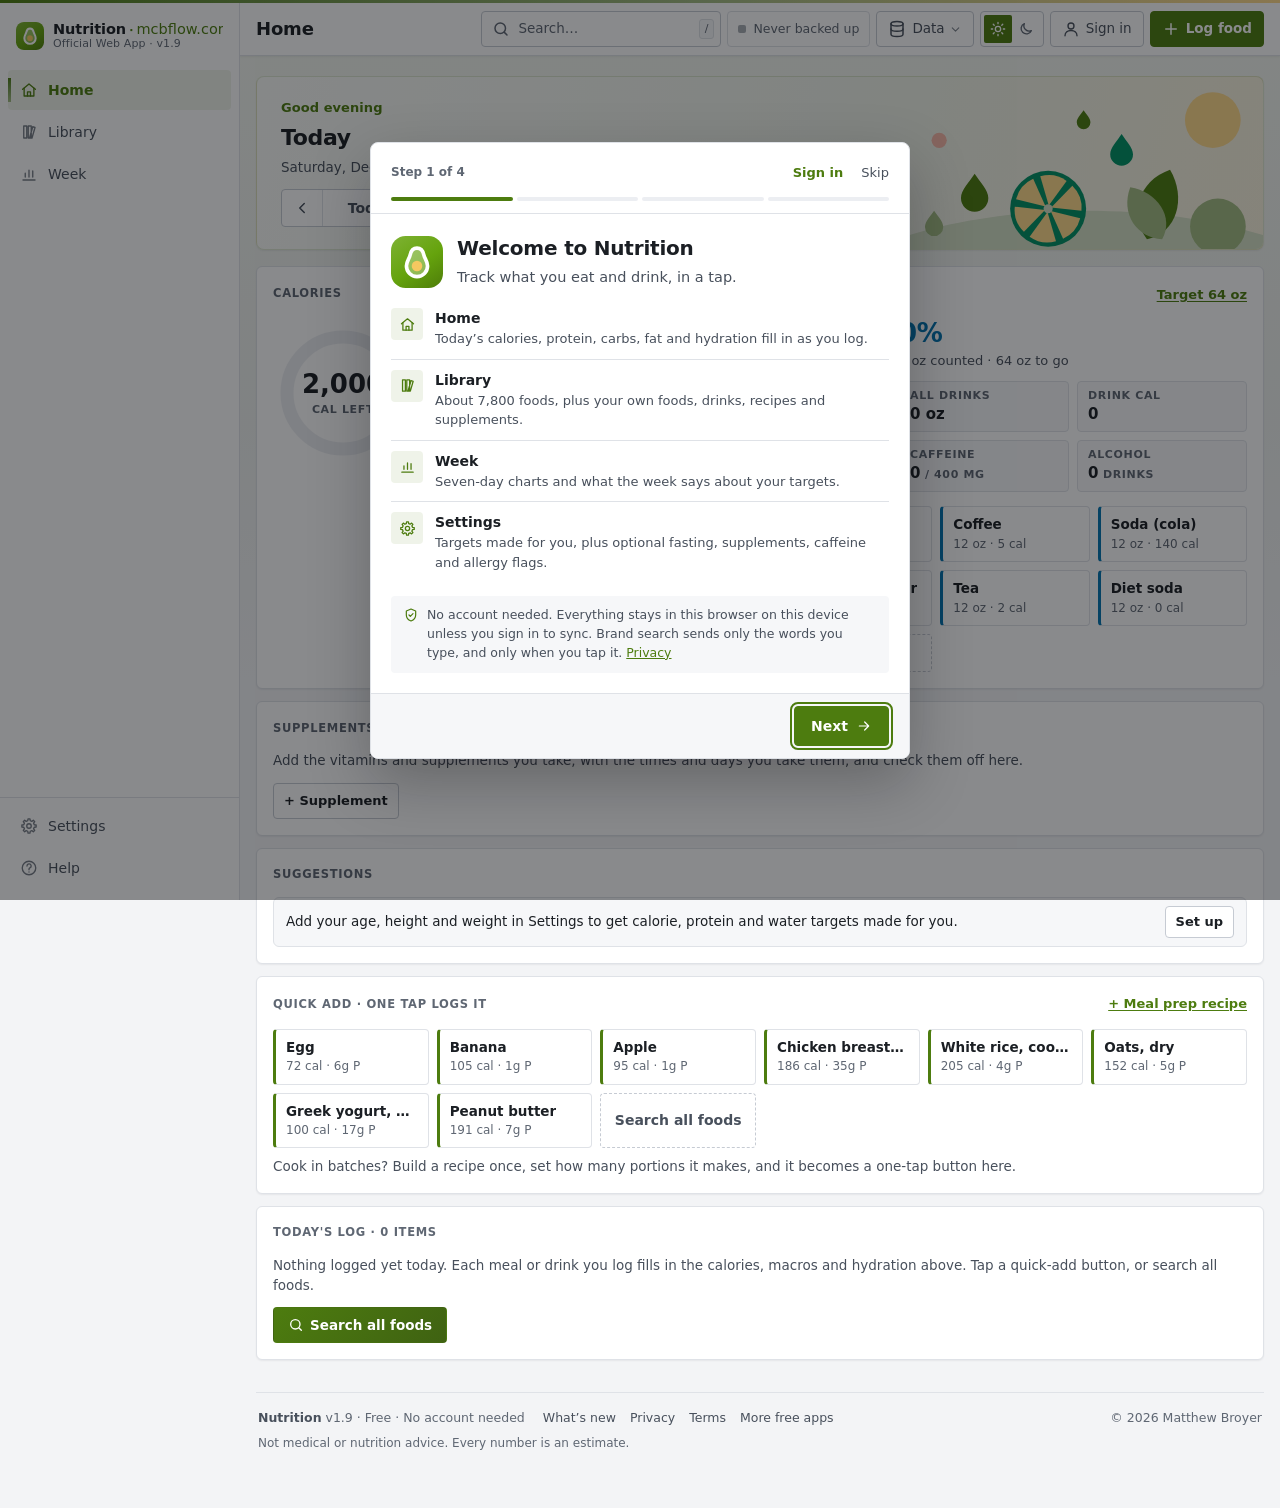
<file: index.html>
<!doctype html>
<html lang="en" data-theme="light" data-app-short="Nutrition" data-app-domain="nutrition.mcbflow.com">
<head>
<meta charset="utf-8">
<meta name="viewport" content="width=device-width,initial-scale=1,viewport-fit=cover">
<meta http-equiv="Content-Security-Policy" content="default-src 'self'; script-src 'self' 'sha256-QbLH6uOWebDM/8miVVtIY2GF2HVQWVvBx3HDF6yejq4='; style-src 'self' 'unsafe-inline'; img-src 'self' data: blob:; connect-src 'self' https://rxvcjdwmvxhwbdwncfhj.supabase.co https://world.openfoodfacts.org https://search.openfoodfacts.org; font-src 'self'; manifest-src 'self'; worker-src 'self'; object-src 'none'; base-uri 'self'; form-action 'none'">
<title>Nutrition | Home</title>
<meta name="description" content="Free calorie, macro and hydration tracker with about 7,800 foods. Log in a tap, set personal targets, track fasting and supplements. No account needed.">
<meta name="theme-color" content="#65A30D">
<meta name="application-name" content="Nutrition">
<meta name="mobile-web-app-capable" content="yes">
<meta name="apple-mobile-web-app-capable" content="yes">
<meta name="apple-mobile-web-app-title" content="Nutrition">
<link rel="manifest" href="manifest.json">
<link rel="icon" href="favicon.svg" type="image/svg+xml">
<link rel="icon" href="favicon.ico" sizes="any">
<link rel="apple-touch-icon" href="apple-touch-icon.png">
<script>(function(){var t=null;try{t=localStorage.getItem('nutrition.theme')}catch(e){}document.documentElement.setAttribute('data-theme',t==='dark'?'dark':'light')})();</script>
<script type="application/ld+json">{"@context":"https://schema.org","@type":"WebApplication","name":"nutrition.mcbflow.com","alternateName":"Nutrition","url":"https://nutrition.mcbflow.com/","description":"Free calorie, macro and hydration tracker with about 7,800 foods. Log in a tap, set personal targets, track fasting and supplements. No account needed.","applicationCategory":"HealthApplication","operatingSystem":"Any (runs in a web browser)","browserRequirements":"Requires JavaScript","isAccessibleForFree":true,"offers":{"@type":"Offer","price":"0","priceCurrency":"USD"},"author":{"@type":"Person","name":"Matthew Broyer","url":"https://matthewbroyer.com/"}}</script>
<link rel="stylesheet" href="mb-suite-core.css?v=1.9">
<link rel="stylesheet" href="mb-suite-cutouts.css?v=1.9">
<link rel="stylesheet" href="mb-suite-sidebar.css?v=1.9">
<link rel="stylesheet" href="mb-suite-v3.css?v=1.9">
<style>
/* ===== nutrition.mcbflow.com · app styles on MB Suite tokens (accent: Avocado) =====
   Data colors (app-specific, always paired with a text label): protein = red, carbs = blue, fat = gold (shared with Meal Prep), drinks = water blue.
   --mp-t/--mc-t/--mf-t are darker text versions so colored numbers stay readable on white. */
:root{
  --mp:#DD4B39; --mc:#3B7DC4; --mf:#DE9E1F; --mp-t:#B8321F; --mc-t:#2A63A3; --mf-t:#8C6200; --bac:var(--accent);
  --water:#0274B0; --water-2:#4ba3d6;
  --food:var(--accent); --food-2:color-mix(in srgb,var(--accent) 55%,#fff);
}
:root[data-theme="dark"]{--mp:#EE6A58; --mc:#5E9BE0; --mf:#E8B042; --mp-t:#F2826F; --mc-t:#7FB0EA; --mf-t:#EDBE5E; --bac:var(--accent); --water:#4DB8EE; --water-2:#2a86bd; --food-2:color-mix(in srgb,var(--accent) 60%,var(--surface))}
*{box-sizing:border-box}
[hidden]{display:none!important}
html,body{margin:0}
button,input,select,textarea{font:inherit;color:inherit}
.vh{position:absolute!important;width:1px;height:1px;overflow:hidden;clip:rect(0 0 0 0);white-space:nowrap}
.uic{flex:none}

/* ---- layout ---- */
.grid{display:grid;gap:12px;grid-template-columns:minmax(0,1fr)}
@media(min-width:900px){.grid{grid-template-columns:minmax(0,1fr) minmax(0,1fr)}.span2{grid-column:1/-1}}
.card{background:var(--surface);border:1px solid var(--border);border-radius:var(--r);box-shadow:var(--shadow);padding:16px;min-width:0}
:where(.wrap) h2:not(.mb-set-h){font-size:var(--fs-xs);text-transform:uppercase;letter-spacing:.06em;color:var(--muted);margin:0 0 12px;font-weight:650;display:flex;justify-content:space-between;align-items:center;gap:8px;min-height:20px}
.wrap h2 .link,.wrap h2 .num{text-transform:none;letter-spacing:0;font-size:13px;font-weight:600}
.wrap h2 .num{color:var(--ink-2)}
h3{font-size:18px;font-weight:650;margin:0 0 6px;line-height:1.25;letter-spacing:-.01em}
.num{font-variant-numeric:tabular-nums}
.empty{color:var(--ink-2);font-size:13.5px;margin:8px 0 0;line-height:1.5}
.note{color:var(--muted);font-size:12.5px;margin:8px 0 0;line-height:1.5}

/* ---- buttons (v1 components) ---- */
.btn{display:inline-flex;align-items:center;justify-content:center;gap:6px;min-height:var(--ctl);padding:0 14px;border-radius:var(--r-sm);border:1px solid var(--border-strong);
  background:var(--surface);color:var(--ink);font:550 13.5px var(--font);cursor:pointer;text-decoration:none;white-space:nowrap;transition:background-color var(--ease),border-color var(--ease)}
.btn:hover{background:var(--surface-2)}
.btn:active{filter:brightness(.96)}
.btn:disabled{background:var(--surface-2);color:var(--muted);cursor:default}
.btn .uic{width:16px;height:16px}
.btn.primary{background:var(--accent);border-color:var(--accent);color:var(--accent-ink)}
.btn.primary:hover{background:var(--accent-hover)}
.btn.danger{color:var(--crit-ink);border-color:color-mix(in srgb,var(--crit) 45%,transparent)}
.btn.danger:hover{background:color-mix(in srgb,var(--crit) 8%,var(--surface))}
.btn.danger.solid{background:var(--crit);border-color:var(--crit);color:#fff}
.btn.sm{min-height:var(--ctl-sm);padding:0 10px;font-size:13px}
.btn.ghost{border-color:transparent;background:none}
.link{border:0;background:none;color:var(--accent);font-weight:600;cursor:pointer;padding:0;text-decoration:underline;text-underline-offset:2px;min-height:24px}
.link:hover{color:var(--accent-hover)}

/* page toolbar (kit v3.2 §3) */
.dayacts,.toolbar{display:flex;flex-wrap:wrap;gap:8px;margin-top:12px;align-items:center}
.dayacts .btn,.toolbar .btn{min-height:36px}
@media(max-width:767px){
  .dayacts,.toolbar{display:grid;grid-template-columns:repeat(2,minmax(0,1fr))}
  .dayacts .btn,.toolbar .btn{min-height:42px;width:100%;white-space:normal;text-align:center;line-height:1.2;padding:4px 8px}
  .dayacts>:only-child,.toolbar>:only-child,.dayacts>.btn.primary:first-child:nth-last-child(odd),.toolbar>.btn.primary:first-child:nth-last-child(odd){grid-column:1/-1}
}

/* ---- home banner + day switcher ---- */
.cu-banner .cu-t{display:block;text-transform:none;letter-spacing:-.015em;font-size:var(--fs-h2);color:var(--ink);min-height:0}
.cu-banner .cu-s{max-width:60ch}
.daynav{display:inline-flex;align-items:stretch;margin-top:12px;border:1px solid var(--border-strong);border-radius:var(--r-sm);background:var(--surface);overflow:hidden}
.daynav button{border:0;background:none;cursor:pointer;min-height:36px;min-width:40px;padding:0 10px;font-weight:600;color:var(--ink-2);display:inline-flex;align-items:center;justify-content:center}
.daynav button+button{border-left:1px solid var(--border)}
.daynav button:hover{background:var(--surface-2);color:var(--ink)}
.daynav .lbl{min-width:96px}
.daynav .uic{width:18px;height:18px}
@media(max-width:767px){.daynav button{min-height:44px;min-width:44px}}
.viewhead{display:flex;align-items:center;justify-content:space-between;gap:12px;flex-wrap:wrap;margin:0 0 12px}
.viewhead h2{margin:0}
.viewhead .daynav{margin-top:0}

/* ---- notices ---- */
.banner{display:flex;gap:10px;align-items:center;justify-content:space-between;flex-wrap:wrap;margin:0 0 12px;padding:10px 14px;border:1px solid color-mix(in srgb,var(--crit) 40%,transparent);
  border-left:3px solid var(--crit);border-radius:var(--r);background:color-mix(in srgb,var(--crit) 6%,var(--surface));font-size:13.5px}
.banner b{color:var(--crit-ink)}
.info{display:flex;gap:10px;align-items:flex-start;padding:10px 12px;border:1px solid var(--border);border-radius:var(--r);background:var(--surface-2);font-size:13px;line-height:1.5;color:var(--ink-2);margin-top:10px}
.info .uic{width:18px;height:18px;color:var(--muted);margin-top:1px}
.warn{color:var(--warn-ink);font-weight:600}
.warnbox{margin-top:10px;background:color-mix(in srgb,var(--warn) 9%,var(--surface));border:1px solid color-mix(in srgb,var(--warn) 35%,transparent);border-left:3px solid var(--warn);border-radius:var(--r);padding:8px 12px;font-size:13px;line-height:1.5}

/* ---- quick-log chips ---- */
.chips{display:grid;grid-template-columns:repeat(auto-fill,minmax(140px,1fr));gap:8px}
.chip{display:flex;flex-direction:column;align-items:flex-start;gap:1px;text-align:left;border:1px solid var(--border);border-left:3px solid var(--food);border-radius:var(--r-sm);padding:8px 10px;
  min-height:var(--ctl);background:var(--surface);cursor:pointer;min-width:0;transition:background-color var(--ease),border-color var(--ease)}
.chip:hover{background:var(--surface-2);border-color:var(--border-strong);border-left-color:var(--food)}
.chip.drink,.chip.drink:hover{border-left-color:var(--water)}
.chip b{font-size:13.5px;font-weight:600;max-width:100%;white-space:nowrap;overflow:hidden;text-overflow:ellipsis}
.chip small{color:var(--muted);font-size:12px}
.chip.add{align-items:center;justify-content:center;color:var(--ink-2);background:transparent;border:1px dashed var(--border-strong);font-weight:600}
.chip.add:hover{background:var(--surface-2)}

/* ---- calories ---- */
.calwrap{display:flex;gap:18px;align-items:center;flex-wrap:wrap}
.ring{width:140px;height:140px;flex:none}
.ring .rbig{font-weight:650;font-size:26px;fill:var(--ink)}
.ring .rsm{font-size:11px;font-weight:650;fill:var(--muted);letter-spacing:.06em;text-transform:uppercase}
.ringfg{transition:stroke-dashoffset .4s ease}
.macros{flex:1;min-width:180px;display:grid;gap:11px}
.mrow{font-size:13px;display:flex;justify-content:space-between;margin-bottom:4px}
.mrow span:first-child{font-weight:600;display:inline-flex;align-items:center;gap:6px}
.mrow span:first-child::before{content:"";width:8px;height:8px;border-radius:2px;background:var(--sw,var(--accent))}
.bar{height:8px;border-radius:2px;background:var(--surface-3);overflow:hidden}
.bar i{display:block;height:100%;border-radius:inherit;transition:width .35s ease}
.calline{font-size:13px;color:var(--ink-2)}
/* ---- hydration ---- */
.hydwrap{display:flex;gap:16px;align-items:center;flex-wrap:wrap}
.glass{width:100px;flex:none}
.wl{transition:transform .5s ease}
.wave{animation:wave 3.2s linear infinite}
@keyframes wave{to{transform:translateX(60px)}}
.hydtext{flex:1;min-width:170px}
.bignum{font-size:var(--fs-num);font-weight:650;line-height:1.1;letter-spacing:-.01em}
.hydpct{color:var(--water)}
.hydsub{font-size:13px;color:var(--ink-2);margin:4px 0 10px}
.stats{display:grid;grid-template-columns:1fr 1fr;gap:8px}
.stat{background:var(--surface-2);border:1px solid var(--border);border-radius:var(--r-sm);padding:6px 10px}
.stat small{display:block;color:var(--muted);font-size:11px;text-transform:uppercase;letter-spacing:.06em;font-weight:650}
.stat b{font-size:15px;font-weight:650}
.drinkchips{margin-top:14px}
.milestone{display:flex;align-items:center;justify-content:space-between;gap:10px;flex-wrap:wrap;margin-top:12px;padding:10px 12px;border:1px solid var(--accent-line);border-radius:var(--r);background:var(--accent-soft);font-size:13.5px}
.milestone b{color:var(--ink)}
/* ---- log ---- */
.entry{display:flex;align-items:center;gap:10px;padding:8px 0;border-top:1px solid var(--border)}
.entry:first-of-type{border-top:0}
.dot{width:10px;height:10px;border-radius:2px;flex:none}
.info-b{flex:1;min-width:0;cursor:pointer;background:none;border:0;text-align:left;padding:4px 0;border-radius:var(--r-sm)}
.info-b:hover .name{color:var(--accent)}
.info-b .name,.libitem .name{font-weight:600;white-space:nowrap;overflow:hidden;text-overflow:ellipsis}
.info-b .meta{font-size:12.5px;color:var(--muted)}
.stepper{display:flex;align-items:center;border:1px solid var(--border-strong);border-radius:var(--r-sm);flex:none;background:var(--surface)}
.stepper button{border:0;background:none;width:36px;height:36px;font-size:18px;font-weight:600;cursor:pointer;color:var(--ink-2)}
.stepper button:hover{background:var(--surface-2);color:var(--ink)}
.stepper span{min-width:30px;text-align:center;font-weight:600;font-size:13px}
@media(pointer:coarse),(max-width:700px){.stepper button{width:44px;height:44px}}
/* ---- sheets / dialogs ---- */
.ov{position:fixed;inset:0;background:var(--scrim);z-index:80;display:flex;align-items:flex-end;justify-content:center}
@media(min-width:640px){.ov{align-items:center;padding:20px}}
.sheet{background:var(--surface);color:var(--ink);width:100%;max-width:540px;max-height:92vh;overflow:auto;border-radius:var(--r-lg) var(--r-lg) 0 0;border:1px solid var(--border);box-shadow:var(--shadow-pop);
  padding:18px max(16px,env(safe-area-inset-right,0px)) calc(18px + env(safe-area-inset-bottom,0px)) max(16px,env(safe-area-inset-left,0px));animation:up .16s ease-out}
@media(min-width:640px){.sheet{border-radius:var(--r-lg)}}
@keyframes up{from{transform:translateY(16px);opacity:.6}}
.sheet p.help,.help{font-size:13px;color:var(--ink-2);margin:6px 0 0;line-height:1.5}
label.f{display:block;font-size:var(--fs-xs);font-weight:650;color:var(--ink-2);margin:12px 0 4px;text-transform:uppercase;letter-spacing:.05em}
input[type=text],input[type=number],input[type=search],input[type=time],select,textarea{width:100%;min-height:var(--ctl);padding:0 10px;border-radius:var(--r-sm);border:1px solid var(--border-strong);background:var(--surface);min-width:0;font-size:14px}
input:focus-visible,select:focus-visible{outline:2px solid var(--accent);outline-offset:0;border-color:var(--accent)}
input[aria-invalid="true"]{border-color:var(--crit)}
.ferr{color:var(--crit-ink);font-size:12.5px;margin:4px 0 0}
.row{display:grid;grid-template-columns:repeat(auto-fit,minmax(96px,1fr));gap:8px}
.check{display:flex;align-items:center;gap:10px;margin-top:12px;font-weight:500;font-size:14px;min-height:32px;cursor:pointer}
.check input{width:18px;height:18px}
.sheet .actions{display:flex;gap:8px;margin-top:16px;align-items:center;flex-wrap:wrap}
.sheet .actions .sp{flex:1}
@media(max-width:520px){.sheet .actions .btn{flex:1}}
.res{display:flex;align-items:center;gap:10px;padding:8px 10px;border-radius:var(--r-sm);cursor:pointer;border:0;background:none;width:100%;text-align:left;min-height:44px}
.res:hover,.res:focus-visible{background:var(--surface-2)}
.res .info-b{cursor:pointer}
.res .plus{font-weight:650;color:var(--accent);font-size:18px}
.grp{font-size:var(--fs-xs);font-weight:650;text-transform:uppercase;letter-spacing:.06em;color:var(--muted);margin:14px 0 2px 10px}
details.qa{margin-top:12px;border:1px solid var(--border);border-radius:var(--r);padding:0 12px;background:var(--surface-2)}
details.qa summary{font-weight:600;cursor:pointer;min-height:40px;display:flex;align-items:center}
details.qa[open]{padding-bottom:12px}
.ing{display:grid;grid-template-columns:minmax(0,1fr) 76px 38px;gap:6px;align-items:center;margin-top:6px}
.ing .x{border:1px solid var(--border-strong);background:var(--surface);border-radius:var(--r-sm);height:var(--ctl);cursor:pointer;font-weight:600}
.ingc{grid-column:1/-1;display:grid;grid-template-columns:repeat(4,minmax(0,1fr));gap:6px}
.sum{margin-top:12px;background:var(--surface-2);border:1px solid var(--border);border-radius:var(--r);padding:10px 12px;font-size:13px;line-height:1.6}
/* ---- library ---- */
.seg{display:inline-flex;border:1px solid var(--border-strong);border-radius:var(--r-sm);padding:2px;background:var(--surface-2)}
.seg button{border:0;background:none;min-height:32px;padding:0 14px;border-radius:3px;font-weight:600;color:var(--ink-2);cursor:pointer}
.seg button[aria-selected="true"]{background:var(--surface);color:var(--accent);box-shadow:var(--shadow),inset 0 -2px 0 var(--accent)}
@media(max-width:767px){.seg{display:flex;width:100%}.seg button{flex:1;min-height:40px;padding:0 8px}}
.libhead{display:flex;justify-content:space-between;gap:10px;flex-wrap:wrap;align-items:center;margin-bottom:8px}
.libhead .toolbar{margin-top:0}
@media(max-width:767px){.libhead .toolbar{width:100%}}
.libitem{display:flex;align-items:center;gap:8px;padding:6px 0;border-top:1px solid var(--border)}
.star{border:0;background:none;cursor:pointer;font-size:18px;color:var(--muted);width:40px;height:40px;border-radius:var(--r-sm);flex:none}
.star:hover{background:var(--surface-2)}
.star[aria-pressed="true"]{color:var(--warn)}
.tag{font-size:10.5px;font-weight:650;text-transform:uppercase;letter-spacing:.05em;background:var(--surface-3);padding:1px 6px;border-radius:3px;margin-left:6px;vertical-align:1px;color:var(--ink-2)}
/* ---- week ---- */
.wchart{position:relative;padding-left:46px}
.wgrid{position:absolute;left:46px;right:0;top:0;height:132px;pointer-events:none}
.wg,.wt{position:absolute;left:0;right:0;height:0;border-top:1px solid var(--border)}
.wg.w0{border-top-color:var(--border-strong)}
.wg em,.wt em{position:absolute;right:calc(100% + 8px);top:0;transform:translateY(-50%);font-style:normal;font-size:10.5px;line-height:1;color:var(--muted);white-space:nowrap;font-variant-numeric:tabular-nums}
.wt{border-top:1.5px dashed var(--ink-2);opacity:.75;z-index:2}
.wt em{color:var(--ink);font-weight:700}
.week{position:relative;display:grid;grid-template-columns:repeat(7,minmax(0,1fr));gap:6px}
.wcol{display:grid;grid-template-rows:132px auto;justify-items:center;min-width:0}
.wtrack{display:flex;align-items:flex-end;justify-content:center;width:100%;height:100%}
.wbar{display:block;width:64%;max-width:36px;border-radius:4px 4px 0 0;min-height:2px}
.wcol small{font-size:11px;color:var(--muted);font-weight:600;padding-top:7px;line-height:1.1}
.wcol.cur small{color:var(--ink);font-weight:700}
.week:has(.wcol.tipon) .wcol:not(.tipon) .wbar{opacity:.45}
.wlegend{display:flex;align-items:center;gap:6px;margin:10px 0 0;font-size:11.5px;color:var(--muted)}
.wlegend i{width:16px;border-top:1.5px dashed var(--ink-2)}
.bacyl{position:absolute;right:0;transform:translateY(-100%);padding-bottom:2px;font-size:10px;line-height:1;color:var(--muted);pointer-events:none}
.cu-s .nw{white-space:nowrap}
.help a{color:var(--accent);font-weight:600;text-underline-offset:2px}
.help a:hover{color:var(--accent-hover)}
.insights{display:grid;gap:6px;margin:0;padding:0;list-style:none}
.insights li{background:var(--surface-2);border:1px solid var(--border);border-radius:var(--r-sm);padding:8px 12px;font-size:13.5px;line-height:1.4}
.src{display:flex;justify-content:space-between;gap:8px;padding:6px 0;border-top:1px solid var(--border);font-size:13.5px}
.src:first-child{border-top:0}
.src span{min-width:0;overflow:hidden;text-overflow:ellipsis;white-space:nowrap}
/* ---- settings page (.mb-set from mb-suite-topbar.css; these are Nutrition's own controls inside it) ---- */
.mb-set-c input[type=number],.mb-set-c select{width:150px}
.mb-set-c input[type=checkbox]{width:20px;height:20px;margin:0;accent-color:var(--accent)}
label.mb-set-row{cursor:pointer}
.mb-set .mb-about{margin-top:0}
[data-mb-install]:not([hidden]) + .mb-inst-fb{display:none}   /* fallback line only while MBInstall has nothing to offer */
.mb-inst-fb p{margin:0;font-size:13px;line-height:1.5;color:var(--ink-2)}
.mb-set-sub{padding:0 0 14px}
.mb-set-sub .row{margin-top:-4px}
.mb-set-sub .empty{margin-top:6px}
.mb-set-card.pad>.row:first-child label.f{margin-top:0}
.mb-set-card.pad>.tagchks:first-child{margin-top:0}
@media(max-width:767px){.mb-set-c input[type=number],.mb-set-c select{width:100%;max-width:260px}
  label.mb-set-row{flex-wrap:nowrap}label.mb-set-row .mb-set-c{flex:none}}   /* on/off rows keep the checkbox at the right */
.bac h2{align-items:center}
.bacbadge{font-size:11px;font-weight:650;letter-spacing:.03em;text-transform:none;padding:2px 9px;border-radius:999px;background:color-mix(in srgb,var(--accent) 14%,transparent);color:var(--accent)}
.bacbadge.up{background:color-mix(in srgb,var(--warn) 16%,transparent);color:var(--ink)}
.bacwrap{display:flex;gap:20px;align-items:stretch;flex-wrap:wrap}
.bachead{display:flex;flex-direction:column;justify-content:center;min-width:170px}
.bacnum{color:var(--ink);font-size:40px;line-height:1;letter-spacing:-.02em;font-weight:700}
.bacnum small{font-size:.5em;font-weight:600;color:var(--muted);margin-left:2px}
.bachead .hydsub{margin-top:8px;line-height:1.5}
.bachead .hydsub b{color:var(--ink);font-weight:650}
.bacplot{--bach:120px;flex:1;min-width:220px;position:relative;touch-action:pan-y;cursor:crosshair;border-radius:10px;outline-offset:4px}
.bacspark{display:block;width:100%;height:var(--bach);overflow:visible}
.bacgrid{stroke:var(--border);stroke-width:1;stroke-dasharray:2 4}
.bacbase{stroke:var(--border-strong);stroke-width:1}
.bacline{fill:none;stroke:var(--accent);stroke-width:3;stroke-linejoin:round;stroke-linecap:round}
.bacline.fut{stroke-width:2.5;stroke-dasharray:5 5;opacity:.55}
.bacnow{stroke:var(--ink);stroke-opacity:.28;stroke-width:1;stroke-dasharray:3 3}
.bacpk{position:absolute;width:8px;height:8px;margin:-4px 0 0 -4px;border-radius:50%;background:var(--accent);box-shadow:0 0 0 2.5px var(--surface),0 1px 3px rgba(0,0,0,.2);pointer-events:none}
.bacpkl{position:absolute;top:-4px;transform:translateX(-50%);font-size:10.5px;font-weight:650;color:var(--muted);white-space:nowrap;pointer-events:none}
.bacme{position:absolute;width:14px;height:14px;margin:-7px 0 0 -7px;border-radius:50%;background:var(--surface);border:3px solid var(--accent);box-sizing:border-box;box-shadow:0 0 0 4px color-mix(in srgb,var(--accent) 18%,transparent),0 2px 6px rgba(0,0,0,.18);pointer-events:none;z-index:1}
.bacme::after{content:"";position:absolute;inset:-7px;border-radius:50%;background:color-mix(in srgb,var(--accent) 30%,transparent);opacity:0;animation:bacpulse 2.4s ease-out infinite;z-index:-1}
@keyframes bacpulse{0%{transform:scale(.6);opacity:.8}100%{transform:scale(1.9);opacity:0}}
@media (prefers-reduced-motion:reduce){.bacme::after{animation:none}}
.bacx{position:absolute;top:0;width:0;border-left:1.5px solid var(--accent);opacity:.7;pointer-events:none}
.bacdot{position:absolute;width:12px;height:12px;margin:-6px 0 0 -6px;border-radius:50%;background:var(--surface);border:3px solid var(--accent);box-sizing:border-box;pointer-events:none;z-index:2}
.bactip{position:absolute;top:0;white-space:nowrap;background:var(--surface);color:var(--ink);border:1px solid var(--border);font-size:12.5px;line-height:1.3;padding:6px 10px;border-radius:8px;pointer-events:none;box-shadow:var(--shadow-pop,var(--shadow));display:flex;flex-direction:column;gap:1px;z-index:3}
.bactip b{font-size:15px;color:var(--ink)}
.bactip span{color:var(--muted);font-size:11.5px}
.bacaxis{display:flex;justify-content:space-between;font-size:11px;color:var(--muted);margin-top:4px}
fieldset.libsave{border:1px solid var(--border);border-radius:var(--r-sm);padding:6px 12px 4px;margin:10px 0 0}
.alcwhen .row{grid-template-columns:repeat(2,minmax(0,170px))}
fieldset.libsave legend{font-size:11px;font-weight:650;text-transform:uppercase;letter-spacing:.05em;color:var(--muted);padding:0 4px}
.charthint{font-size:11px;font-weight:500;text-transform:none;letter-spacing:0;color:var(--muted)}
@media (hover:none){.charthint{font-size:0}.charthint::after{content:"Tap a bar";font-size:11px}}
/* chart tooltip shared by week bars, macro bars, ring and glass */
.ctip{position:fixed;z-index:90;pointer-events:none;background:var(--surface);color:var(--ink);border:1px solid var(--border);border-radius:8px;box-shadow:var(--shadow-pop,var(--shadow));padding:6px 10px;display:flex;flex-direction:column;gap:1px;font-size:12px;line-height:1.35;max-width:240px}
.ctip b{font-size:14.5px}
.ctip span{color:var(--muted)}
[data-tip]{cursor:pointer}
[data-tip]:focus-visible{outline:2px solid var(--accent);outline-offset:3px;border-radius:6px}
.mtip{border-radius:6px;padding:2px 0}
.mtip.tipon .bar{box-shadow:0 0 0 2px color-mix(in srgb,var(--accent) 25%,transparent)}
.ring.tipon,.glass.tipon{filter:drop-shadow(0 0 6px color-mix(in srgb,var(--accent) 35%,transparent))}
button.wcol{border:0;background:none;padding:0;font:inherit;color:inherit;border-radius:6px}
.wcol .wbar{transition:height .35s ease,filter .15s,transform .15s,opacity .15s;transform-origin:bottom}
.wcol:hover .wbar,.wcol.tipon .wbar{filter:brightness(1.12) saturate(1.1);transform:scaleX(1.08)}
/* web search panel in New food / New drink */
.offp{margin:0 0 12px}
.offsearch{display:flex;gap:8px;margin-top:8px}
.offsearch input{flex:1;min-width:0}
.offrow{display:flex;align-items:center;gap:10px;padding:8px 0;border-top:1px solid var(--border)}
.offrow .info-b{flex:1;min-width:0}
.offbtns{display:flex;gap:6px;flex:none;flex-wrap:wrap;justify-content:flex-end}
@media (max-width:480px){.offrow{flex-direction:column;align-items:stretch}.offbtns{justify-content:stretch}.offbtns .btn{flex:1}}
.dbtag{font-size:10.5px;font-weight:650;letter-spacing:.04em;color:var(--muted);border:1px solid var(--border);border-radius:3px;padding:0 5px;margin-left:6px;vertical-align:1px}
.amts{display:flex;flex-wrap:wrap;gap:6px;margin-top:8px}
.amts button{border:1px solid var(--border-strong);background:var(--surface);border-radius:var(--r-sm);min-height:32px;padding:0 10px;font-weight:600;cursor:pointer}
.amts button:hover{background:var(--surface-2)}
@media(pointer:coarse),(max-width:700px){.amts button{min-height:44px}}
.tips{display:grid;gap:8px}
.tip{display:flex;gap:10px;align-items:center;justify-content:space-between;background:var(--surface-2);border:1px solid var(--border);border-radius:var(--r);padding:8px 12px;font-size:13.5px;line-height:1.45;flex-wrap:wrap}
.tip span{flex:1;min-width:180px}
.srcs{display:grid;gap:10px;margin:0;padding:0;list-style:none}
.srcs li{font-size:13.5px;line-height:1.5;padding-top:10px;border-top:1px solid var(--border)}
.srcs li:first-child{border-top:0;padding-top:0}
.srcs a{color:var(--accent);font-weight:600}
.srcs small{display:block;color:var(--muted);font-size:11.5px;text-transform:uppercase;letter-spacing:.05em;font-weight:650}
.ext{width:12px;height:12px;margin-left:3px;vertical-align:-1px}
.rec{display:grid;grid-template-columns:auto 1fr;gap:4px 14px;align-items:baseline;margin-top:12px}
.rec b{font-size:20px;font-weight:650}
.rec span{font-size:13px;color:var(--ink-2);line-height:1.4}
.tagchks{display:flex;flex-wrap:wrap;gap:6px;margin-top:6px}
.tagchks label{display:inline-flex;align-items:center;gap:6px;border:1px solid var(--border);background:var(--surface-2);border-radius:var(--r-sm);min-height:36px;padding:0 10px;font-size:13px;font-weight:500;cursor:pointer}
.tagchks label:has(input:checked){border-color:var(--accent-line);background:var(--accent-soft)}
@media(pointer:coarse),(max-width:700px){.tagchks label{min-height:44px}}
.fastlog{display:flex;justify-content:space-between;gap:8px;padding:7px 0;border-top:1px solid var(--border);font-size:13.5px;flex-wrap:wrap}
.fastlog:first-child{border-top:0}
.subhead{font-size:14px;font-weight:650;margin:18px 0 6px}
.btypes{display:grid;grid-template-columns:repeat(2,minmax(0,1fr));gap:8px;margin-top:8px}
@media(min-width:640px){.btypes{grid-template-columns:repeat(4,minmax(0,1fr))}}
.btype{display:flex;flex-direction:column;align-items:center;text-align:center;gap:5px;padding:12px 10px;border-radius:var(--r);border:1px solid var(--border-strong);background:var(--surface);cursor:pointer;color:var(--ink)}
.btype:hover{background:var(--surface-2)}
.btype.on,.btype[aria-pressed="true"]{border-color:var(--accent);box-shadow:inset 0 0 0 1px var(--accent);background:var(--surface)}
.btype .body{width:36px;height:70px;color:var(--muted)}
.btype.on .body,.btype[aria-pressed="true"] .body{color:var(--accent)}
.btype small{color:var(--ink-2);font-size:12px;line-height:1.35;flex:1}
.btype .split{display:grid;grid-template-columns:repeat(3,minmax(0,1fr));width:100%;gap:2px;margin-top:2px}
.btype .split span{display:flex;flex-direction:column;align-items:center;line-height:1.15}
.btype .split b{font-size:13.5px}
.btype .split em{font-style:normal;font-size:11px;font-weight:500;color:var(--ink-2);white-space:nowrap}
.mbar{display:flex;width:100%;height:8px;border-radius:2px;overflow:hidden;gap:2px;margin-top:6px}
.mbar i{display:block;height:100%}
.radios{display:grid;gap:6px}
.radio{display:flex;gap:10px;align-items:flex-start;border:1px solid var(--border);background:var(--surface);border-radius:var(--r-sm);padding:9px 12px;cursor:pointer;min-height:44px}
.radio:hover{background:var(--surface-2)}
.radio:has(input:checked){border-color:var(--accent-line);background:var(--accent-soft)}
.radio input{margin-top:3px}
.radio small{display:block;color:var(--ink-2);font-size:12px}
.gcards{display:grid;grid-template-columns:repeat(3,minmax(0,1fr));gap:8px}
.gcard{border:1px solid var(--border-strong);background:var(--surface);border-radius:var(--r);padding:10px;cursor:pointer;text-align:left;min-height:44px}
.gcard:hover{background:var(--surface-2)}
.gcard[aria-pressed="true"]{border-color:var(--accent);box-shadow:inset 0 0 0 1px var(--accent);background:var(--accent-soft)}
.gcard small{display:block;color:var(--ink-2);font-size:12px}
.recbox{margin-top:14px;background:var(--surface-2);border:1px solid var(--border);border-radius:var(--r);padding:12px}
.mtable{width:100%;border-collapse:collapse;font-size:13.5px;margin-top:8px}
.mtable td,.mtable th{padding:6px 4px;text-align:right;border-top:1px solid var(--border)}
.mtable th{font-size:12px;color:var(--ink-2);font-weight:650}
.mtable th:first-child,.mtable td:first-child{text-align:left}
.supp{display:flex;align-items:center;gap:10px;padding:8px 0;border-top:1px solid var(--border);cursor:pointer;width:100%;background:none;border-left:0;border-right:0;border-bottom:0;text-align:left;min-height:48px}
.supp:first-of-type{border-top:0}
.supp:hover .name{color:var(--accent)}
.supp .box{width:22px;height:22px;border-radius:var(--r-sm);border:2px solid var(--border-strong);flex:none;display:grid;place-items:center;font-weight:700;color:#fff;font-size:13px}
.supp[aria-pressed="true"] .box{background:var(--accent);border-color:var(--accent);color:var(--accent-ink)}
.supp[aria-pressed="true"] .name{text-decoration:line-through;color:var(--muted)}
.supp .meta{font-size:12.5px;color:var(--muted)}
.faq details{border-top:1px solid var(--border)}
.faq details:first-of-type{border-top:0}
.faq summary{min-height:44px;display:flex;align-items:center;font-weight:600;cursor:pointer}
.faq details p{margin:0 0 12px;color:var(--ink-2);line-height:1.55;font-size:13.5px}
/* ---- What's new sheet ---- */
.wn{margin:10px 0 0;padding-left:20px;font-size:14px;line-height:1.5;color:var(--ink-2)}
.wn li+li{margin-top:6px}
/* ---- toast ---- */
.toast{position:fixed;left:50%;transform:translateX(-50%);bottom:calc(24px + env(safe-area-inset-bottom,0px));z-index:90;background:var(--ink);color:var(--surface);border-radius:var(--r);padding:8px 8px 8px 14px;
  display:flex;gap:12px;align-items:center;box-shadow:var(--shadow-pop);max-width:calc(100% - 32px);font-weight:500;font-size:13.5px;min-height:44px}
.toast button{background:none;color:inherit;border:1px solid color-mix(in srgb,var(--surface) 45%,transparent);border-radius:var(--r-sm);min-height:32px;padding:0 12px;font-weight:650;cursor:pointer}
.toast.show{animation:up .16s ease-out}
@media(max-width:767px){.toast{bottom:calc(140px + env(safe-area-inset-bottom,0px))}}
/* ---- phone FAB (same action as the bar's Add, which hides on phones) ---- */
.fab{display:none}
@media(max-width:767px){.fab{position:fixed;right:calc(16px + env(safe-area-inset-right,0px));bottom:calc(72px + env(safe-area-inset-bottom,0px));z-index:45;width:56px;height:56px;border-radius:var(--r-lg);border:0;
  background:var(--g-pri,var(--accent));color:var(--accent-ink);box-shadow:var(--shadow-pop);cursor:pointer;display:grid;place-items:center}
  .fab .uic{width:26px;height:26px}
  .mb-main>.wrap{padding-bottom:96px}}
/* ---- Data menu: .mb-dm (mb-suite-topbar.css) styles the items; the app only places it under the Data button.
   Phones: the shared CSS turns it into a bottom sheet (its !important rules beat the inline top/left set by openDataMenu). */
#dataMenu{position:fixed}
/* ---- welcome (.mbw from mb-suite-topbar.css): two-up fields on the targets step ---- */
.mbw-two{display:grid;grid-template-columns:1fr 1fr;gap:0 12px}
.mbw-two .mbw-field{min-width:0}
.mbw-choices.two{grid-template-columns:1fr 1fr}
.mbw-hint{margin-top:12px!important;font-size:12.5px;color:var(--muted)}
@media print{.fab,.toast,.mb-dm,.mbw{display:none!important}}
</style>
<link rel="stylesheet" href="mb-suite-topbar.css?v=1.9">

<!-- release tags added by mb-release 2026-10-14 -->
<link rel="canonical" href="https://nutrition.mcbflow.com/">
<meta property="og:type" content="website">
<meta property="og:site_name" content="nutrition.mcbflow.com">
<meta property="og:title" content="Log every meal and drink. Watch your day add up.">
<meta property="og:description" content="Free calorie, macro and hydration tracker with about 7,800 foods. Log in a tap, set personal targets, track fasting and supplements. No account needed.">
<meta property="og:url" content="https://nutrition.mcbflow.com/">
<meta property="og:image" content="https://nutrition.mcbflow.com/og-image.png">
<meta property="og:image:width" content="1200">
<meta property="og:image:height" content="630">
<meta property="og:image:alt" content="Nutrition: Log every meal and drink. Watch your day add up.">
<meta name="twitter:card" content="summary_large_image">
</head>
<body class="mb-shell">
<svg width="0" height="0" style="position:absolute" aria-hidden="true" focusable="false">
  <symbol id="i-library" viewBox="0 0 24 24"><path d="M5 4h4v16H5zM11 4h4v16h-4zM17 5l3 1-4 14-3-1z"/></symbol>
  <symbol id="i-week" viewBox="0 0 24 24"><path d="M4 20h16"/><path d="M7 16v-5M12 16V7M17 16v-8"/></symbol>
  <symbol id="i-settings" viewBox="0 0 24 24"><path d="M19.00 10.32 L21.51 10.72 L21.51 13.28 L19.00 13.68 L18.14 15.76 L19.63 17.82 L17.82 19.63 L15.76 18.14 L13.68 19.00 L13.28 21.51 L10.72 21.51 L10.32 19.00 L8.24 18.14 L6.18 19.63 L4.37 17.82 L5.86 15.76 L5.00 13.68 L2.49 13.28 L2.49 10.72 L5.00 10.32 L5.86 8.24 L4.37 6.18 L6.18 4.37 L8.24 5.86 L10.32 5.00 L10.72 2.49 L13.28 2.49 L13.68 5.00 L15.76 5.86 L17.82 4.37 L19.63 6.18 L18.14 8.24Z"/><circle cx="12" cy="12" r="3"/></symbol>
  <symbol id="i-help" viewBox="0 0 24 24"><circle cx="12" cy="12" r="9"/><path d="M9.3 9.3a2.8 2.8 0 1 1 3.9 2.6c-.7.3-1.2 1-1.2 1.8v.6"/><path d="M12 17.3h.01"/></symbol>
  <symbol id="i-home" viewBox="0 0 24 24"><path d="M3.5 11 12 4l8.5 7"/><path d="M5.5 9.5V20h13V9.5"/><path d="M10 20v-5.5h4V20"/></symbol>
  <symbol id="i-search" viewBox="0 0 24 24"><circle cx="11" cy="11" r="7"/><path d="m20 20-3.5-3.5"/></symbol>
  <symbol id="i-data" viewBox="0 0 24 24"><ellipse cx="12" cy="5" rx="8" ry="3"/><path d="M4 5v14c0 1.7 3.6 3 8 3s8-1.3 8-3V5"/><path d="M4 12c0 1.7 3.6 3 8 3s8-1.3 8-3"/></symbol>
  <symbol id="i-chev" viewBox="0 0 24 24"><path d="m6 9 6 6 6-6"/></symbol>
  <symbol id="i-plus" viewBox="0 0 24 24"><path d="M12 5v14M5 12h14"/></symbol>
  <symbol id="i-left" viewBox="0 0 24 24"><path d="m15 18-6-6 6-6"/></symbol>
  <symbol id="i-right" viewBox="0 0 24 24"><path d="m9 18 6-6-6-6"/></symbol>
  <symbol id="i-save" viewBox="0 0 24 24"><path d="M5 4h11l3 3v13H5z"/><path d="M8 4v5h7V4M8 20v-6h8v6"/></symbol>
  <symbol id="i-download" viewBox="0 0 24 24"><path d="M12 4v11M7 10l5 5 5-5"/><path d="M5 20h14"/></symbol>
  <symbol id="i-upload" viewBox="0 0 24 24"><path d="M12 15V4M7 9l5-5 5 5"/><path d="M5 20h14"/></symbol>
  <symbol id="i-table" viewBox="0 0 24 24"><rect x="4" y="4" width="16" height="16" rx="1.5"/><path d="M4 10h16M4 15h16M10 4v16"/></symbol>
  <symbol id="i-sync" viewBox="0 0 24 24"><path d="M7 18.5h10a4 4 0 0 0 .6-7.95A5.5 5.5 0 0 0 7.1 9.1 4.75 4.75 0 0 0 7 18.5z"/><path d="M9.5 14.2a2.6 2.6 0 0 1 4.6-1.4M14.5 11v1.9h-1.9M14.5 14.4a2.6 2.6 0 0 1-4.6 1.4M9.5 17.6v-1.9h1.9"/></symbol>
  <symbol id="i-trash" viewBox="0 0 24 24"><path d="M4 7h16M9 7V4h6v3M6 7l1 13h10l1-13"/></symbol>
  <symbol id="i-share" viewBox="0 0 24 24"><path d="M12 15V4M8 8l4-4 4 4"/><path d="M5 12v7h14v-7"/></symbol>
  <symbol id="i-info" viewBox="0 0 24 24"><circle cx="12" cy="12" r="9"/><path d="M12 11v5M12 8h.01"/></symbol>
  <symbol id="i-copy" viewBox="0 0 24 24"><rect x="8" y="8" width="12" height="12" rx="1.5"/><path d="M16 8V4H4v12h4"/></symbol>
  <symbol id="i-repeat" viewBox="0 0 24 24"><path d="M17 2l3 3-3 3"/><path d="M4 11V9a4 4 0 0 1 4-4h12M7 22l-3-3 3-3"/><path d="M20 13v2a4 4 0 0 1-4 4H4"/></symbol>
  <symbol id="i-star" viewBox="0 0 24 24"><path d="m12 3 2.7 5.6 6.1.9-4.4 4.3 1 6.1L12 17l-5.4 2.9 1-6.1-4.4-4.3 6.1-.9z"/></symbol>
  <symbol id="i-ext" viewBox="0 0 24 24"><path d="M14 4h6v6M20 4l-9 9"/><path d="M18 14v6H4V6h6"/></symbol>
</svg>

<aside class="mb-side" aria-label="App">
  <a class="brand" href="./" data-home aria-label="Nutrition (nutrition.mcbflow.com): go to Home"><span class="logo"><svg aria-hidden="true" focusable="false" xmlns="http://www.w3.org/2000/svg" viewBox="0 0 64 64"><defs><linearGradient id="mbnu-g1" gradientUnits="userSpaceOnUse" x1="10" y1="0" x2="54" y2="64"><stop offset="0" stop-color="#7bb02f"/><stop offset=".55" stop-color="#65A30D"/><stop offset="1" stop-color="#51820a"/></linearGradient><clipPath id="mbnu-c1"><rect width="64" height="64" rx="18"/></clipPath></defs><g clip-path="url(#mbnu-c1)"><rect width="64" height="64" fill="url(#mbnu-g1)"/><path d="M32 15 C37 15 39.5 19 40.5 23.5 C41.5 28 45 31 45 37 A13 13 0 0 1 19 37 C19 31 22.5 28 23.5 23.5 C24.5 19 27 15 32 15Z" fill="#fff" fill-opacity=".3" stroke="#fff" stroke-width="4.5" stroke-linecap="round" stroke-linejoin="round"/><circle cx="32" cy="37" r="6.5" fill="#F6C860"/></g></svg></span><span class="bt"><b>Nutrition<i class="tld"><span class="sep" aria-hidden="true">∙</span>mcbflow.com</i></b><span>Official Web App · v1.9</span></span></a>
  <nav class="side-nav" aria-label="Sections">
    <button type="button" data-act="tab" data-v="today"><svg class="uic" viewBox="0 0 24 24" width="18" height="18" fill="none" stroke="currentColor" stroke-width="1.8" stroke-linecap="round" stroke-linejoin="round" aria-hidden="true" focusable="false"><path d="M3.5 11 12 4l8.5 7"/><path d="M5.5 9.5V20h13V9.5"/><path d="M10 20v-5.5h4V20"/></svg><span>Home</span></button>
    <button type="button" data-act="tab" data-v="library"><svg class="uic" viewBox="0 0 24 24" width="18" height="18" fill="none" stroke="currentColor" stroke-width="1.8" stroke-linecap="round" stroke-linejoin="round" aria-hidden="true" focusable="false"><use href="#i-library"/></svg><span>Library</span></button>
    <button type="button" data-act="tab" data-v="trends"><svg class="uic" viewBox="0 0 24 24" width="18" height="18" fill="none" stroke="currentColor" stroke-width="1.8" stroke-linecap="round" stroke-linejoin="round" aria-hidden="true" focusable="false"><use href="#i-week"/></svg><span>Week</span></button>
  </nav>
  <nav class="side-nav side-end" aria-label="Settings and help">
    <button type="button" data-act="tab" data-v="settings"><svg class="uic" viewBox="0 0 24 24" width="18" height="18" fill="none" stroke="currentColor" stroke-width="1.8" stroke-linecap="round" stroke-linejoin="round" aria-hidden="true" focusable="false"><path d="M19.00 10.32 L21.51 10.72 L21.51 13.28 L19.00 13.68 L18.14 15.76 L19.63 17.82 L17.82 19.63 L15.76 18.14 L13.68 19.00 L13.28 21.51 L10.72 21.51 L10.32 19.00 L8.24 18.14 L6.18 19.63 L4.37 17.82 L5.86 15.76 L5.00 13.68 L2.49 13.28 L2.49 10.72 L5.00 10.32 L5.86 8.24 L4.37 6.18 L6.18 4.37 L8.24 5.86 L10.32 5.00 L10.72 2.49 L13.28 2.49 L13.68 5.00 L15.76 5.86 L17.82 4.37 L19.63 6.18 L18.14 8.24Z"/><circle cx="12" cy="12" r="3"/></svg><span>Settings</span></button>
    <button type="button" data-act="tab" data-v="help"><svg class="uic" viewBox="0 0 24 24" width="18" height="18" fill="none" stroke="currentColor" stroke-width="1.8" stroke-linecap="round" stroke-linejoin="round" aria-hidden="true" focusable="false"><circle cx="12" cy="12" r="9"/><path d="M9.3 9.3a2.8 2.8 0 1 1 3.9 2.6c-.7.3-1.2 1-1.2 1.8v.6"/><path d="M12 17.3h.01"/></svg><span>Help</span></button>
  </nav>
</aside>

<div class="mb-main">
  <header class="page-bar">
    <a class="brand phone-brand" href="./" data-home aria-label="Nutrition (nutrition.mcbflow.com): go to Home"><span class="logo"><svg aria-hidden="true" focusable="false" xmlns="http://www.w3.org/2000/svg" viewBox="0 0 64 64"><defs><linearGradient id="mbnu-g2" gradientUnits="userSpaceOnUse" x1="10" y1="0" x2="54" y2="64"><stop offset="0" stop-color="#7bb02f"/><stop offset=".55" stop-color="#65A30D"/><stop offset="1" stop-color="#51820a"/></linearGradient><clipPath id="mbnu-c2"><rect width="64" height="64" rx="18"/></clipPath></defs><g clip-path="url(#mbnu-c2)"><rect width="64" height="64" fill="url(#mbnu-g2)"/><path d="M32 15 C37 15 39.5 19 40.5 23.5 C41.5 28 45 31 45 37 A13 13 0 0 1 19 37 C19 31 22.5 28 23.5 23.5 C24.5 19 27 15 32 15Z" fill="#fff" fill-opacity=".3" stroke="#fff" stroke-width="4.5" stroke-linecap="round" stroke-linejoin="round"/><circle cx="32" cy="37" r="6.5" fill="#F6C860"/></g></svg></span><span class="bt"><b>Nutrition<i class="tld"><span class="sep" aria-hidden="true">∙</span>mcbflow.com</i></b><span>Official Web App · v1.9</span></span></a>
    <h1 class="page-title" id="pageTitle">Home</h1>
    <div class="actions">
      <button type="button" class="tb tb-search" id="searchBtn" data-act="add" aria-label="Search foods and drinks" aria-keyshortcuts="/"><svg width="18" height="18" fill="none" stroke="currentColor" stroke-width="2" stroke-linecap="round" stroke-linejoin="round" aria-hidden="true"><use href="#i-search"/></svg><span class="tb-lbl">Search…</span><kbd>/</kbd></button>
      <button type="button" class="tb-chip" id="bkChip" data-act="saveBackup" title="Save backup now (Ctrl+S)">Never backed up</button>
      <button type="button" class="tb" id="dataBtn" aria-label="Data: back up, sync, export or import" aria-haspopup="menu" aria-expanded="false" aria-controls="dataMenu"><svg width="18" height="18" fill="none" stroke="currentColor" stroke-width="2" stroke-linecap="round" stroke-linejoin="round" aria-hidden="true"><use href="#i-data"/></svg><span class="tb-lbl">Data</span><svg class="tb-chev" width="13" height="13" fill="none" stroke="currentColor" stroke-width="2" stroke-linecap="round" stroke-linejoin="round" aria-hidden="true"><use href="#i-chev"/></svg><span class="tb-dot" id="bkDot" hidden></span></button>
      <button type="button" class="themesw" id="themeSw" role="switch" aria-checked="false" aria-label="Dark mode" title="Dark mode"><span class="tk"><svg class="i-sun" viewBox="0 0 24 24" fill="none" stroke="currentColor" stroke-width="2" stroke-linecap="round" aria-hidden="true"><circle cx="12" cy="12" r="4"/><path d="M12 2v2M12 20v2M4.9 4.9l1.4 1.4M17.7 17.7l1.4 1.4M2 12h2M20 12h2M4.9 19.1l1.4-1.4M17.7 6.3l1.4-1.4"/></svg><svg class="i-moon" viewBox="0 0 24 24" fill="none" stroke="currentColor" stroke-width="2" stroke-linecap="round" stroke-linejoin="round" aria-hidden="true"><path d="M20 14.5A8 8 0 0 1 9.5 4a8 8 0 1 0 10.5 10.5Z"/></svg><i class="th"></i></span></button>
      <button type="button" class="tb tb-acct" id="acctBtn"></button>
      <button type="button" class="tb tb-primary hide-phone" id="addBtn" data-act="add" aria-label="Log food or drink"><svg width="18" height="18" fill="none" stroke="currentColor" stroke-width="2" stroke-linecap="round" stroke-linejoin="round" aria-hidden="true"><use href="#i-plus"/></svg><span class="tb-lbl">Log food</span></button>
    </div>
  </header>
  <main class="wrap" id="wrap">
    <div class="banner" id="storeBanner" role="alert" hidden><span><b>Changes aren't being saved in this browser.</b> It may be in private mode, blocked, or full. Export a backup now so you don't lose today's entries.</span><button type="button" class="btn sm" data-act="exportJson">Export All (JSON)</button></div>
    <div id="main"></div>
  </main>
</div>

<nav class="bnav" aria-label="Sections">
  <button type="button" data-act="tab" data-v="today"><svg class="uic" viewBox="0 0 24 24" width="18" height="18" fill="none" stroke="currentColor" stroke-width="1.8" stroke-linecap="round" stroke-linejoin="round" aria-hidden="true" focusable="false"><path d="M3.5 11 12 4l8.5 7"/><path d="M5.5 9.5V20h13V9.5"/><path d="M10 20v-5.5h4V20"/></svg><span>Home</span></button>
  <button type="button" data-act="tab" data-v="library"><svg class="uic" viewBox="0 0 24 24" width="18" height="18" fill="none" stroke="currentColor" stroke-width="1.8" stroke-linecap="round" stroke-linejoin="round" aria-hidden="true" focusable="false"><use href="#i-library"/></svg><span>Library</span></button>
  <button type="button" data-act="tab" data-v="trends"><svg class="uic" viewBox="0 0 24 24" width="18" height="18" fill="none" stroke="currentColor" stroke-width="1.8" stroke-linecap="round" stroke-linejoin="round" aria-hidden="true" focusable="false"><use href="#i-week"/></svg><span>Week</span></button>
  <button type="button" data-act="tab" data-v="settings"><svg class="uic" viewBox="0 0 24 24" width="18" height="18" fill="none" stroke="currentColor" stroke-width="1.8" stroke-linecap="round" stroke-linejoin="round" aria-hidden="true" focusable="false"><path d="M19.00 10.32 L21.51 10.72 L21.51 13.28 L19.00 13.68 L18.14 15.76 L19.63 17.82 L17.82 19.63 L15.76 18.14 L13.68 19.00 L13.28 21.51 L10.72 21.51 L10.32 19.00 L8.24 18.14 L6.18 19.63 L4.37 17.82 L5.86 15.76 L5.00 13.68 L2.49 13.28 L2.49 10.72 L5.00 10.32 L5.86 8.24 L4.37 6.18 L6.18 4.37 L8.24 5.86 L10.32 5.00 L10.72 2.49 L13.28 2.49 L13.68 5.00 L15.76 5.86 L17.82 4.37 L19.63 6.18 L18.14 8.24Z"/><circle cx="12" cy="12" r="3"/></svg><span>Settings</span></button>
  <button type="button" data-act="tab" data-v="help"><svg class="uic" viewBox="0 0 24 24" width="18" height="18" fill="none" stroke="currentColor" stroke-width="1.8" stroke-linecap="round" stroke-linejoin="round" aria-hidden="true" focusable="false"><circle cx="12" cy="12" r="9"/><path d="M9.3 9.3a2.8 2.8 0 1 1 3.9 2.6c-.7.3-1.2 1-1.2 1.8v.6"/><path d="M12 17.3h.01"/></svg><span>Help</span></button>
</nav>

<button type="button" class="fab" data-act="add" aria-label="Log food or drink" id="fab"><svg class="uic" fill="none" stroke="currentColor" stroke-width="2.4" stroke-linecap="round" aria-hidden="true"><use href="#i-plus"/></svg></button>

<div class="mb-dm" id="dataMenu" role="menu" aria-label="Data" hidden></div>

<!-- WELCOME SCREEN (first run, MB Suite v3.3 .mbw): 1 Welcome · 2 Pick a look · 3 Daily targets · 4 Start logging. Wired in app.js (firstRun). -->
<div class="mbw" id="welcome" role="dialog" aria-modal="true" aria-labelledby="mbwTitle" hidden>
  <div class="mbw-card">
    <header class="mbw-head">
      <span class="mbw-step" id="mbwStep">Step 1 of 4</span>
      <span class="mbw-head-a"><span id="mbwAcct"></span><button class="mbw-link" type="button" id="mbwSkip">Skip</button></span>
      <div class="mbw-prog" aria-hidden="true"><i class="on"></i><i></i><i></i><i></i></div>
    </header>
    <div class="mbw-body" data-step="0">
      <div class="mbw-hero"><span class="mbw-logo"><svg aria-hidden="true" focusable="false" xmlns="http://www.w3.org/2000/svg" viewBox="0 0 64 64"><defs><linearGradient id="mbnu-g3" gradientUnits="userSpaceOnUse" x1="10" y1="0" x2="54" y2="64"><stop offset="0" stop-color="#7bb02f"/><stop offset=".55" stop-color="#65A30D"/><stop offset="1" stop-color="#51820a"/></linearGradient><clipPath id="mbnu-c3"><rect width="64" height="64" rx="18"/></clipPath></defs><g clip-path="url(#mbnu-c3)"><rect width="64" height="64" fill="url(#mbnu-g3)"/><path d="M32 15 C37 15 39.5 19 40.5 23.5 C41.5 28 45 31 45 37 A13 13 0 0 1 19 37 C19 31 22.5 28 23.5 23.5 C24.5 19 27 15 32 15Z" fill="#fff" fill-opacity=".3" stroke="#fff" stroke-width="4.5" stroke-linecap="round" stroke-linejoin="round"/><circle cx="32" cy="37" r="6.5" fill="#F6C860"/></g></svg></span><div><h2 id="mbwTitle">Welcome to Nutrition</h2><p class="mbw-lead">Track what you eat and drink, in a tap.</p></div></div>
      <ul class="mbw-feats">
        <li><span class="mbw-ic"><svg class="uic" width="18" height="18" fill="none" stroke="currentColor" stroke-width="1.8" stroke-linecap="round" stroke-linejoin="round" aria-hidden="true" focusable="false"><use href="#i-home"/></svg></span><div><b>Home</b><span>Today’s calories, protein, carbs, fat and hydration fill in as you log.</span></div></li>
        <li><span class="mbw-ic"><svg class="uic" width="18" height="18" fill="none" stroke="currentColor" stroke-width="1.8" stroke-linecap="round" stroke-linejoin="round" aria-hidden="true" focusable="false"><use href="#i-library"/></svg></span><div><b>Library</b><span>About 7,800 foods, plus your own foods, drinks, recipes and supplements.</span></div></li>
        <li><span class="mbw-ic"><svg class="uic" width="18" height="18" fill="none" stroke="currentColor" stroke-width="1.8" stroke-linecap="round" stroke-linejoin="round" aria-hidden="true" focusable="false"><use href="#i-week"/></svg></span><div><b>Week</b><span>Seven-day charts and what the week says about your targets.</span></div></li>
        <li><span class="mbw-ic"><svg class="uic" width="18" height="18" fill="none" stroke="currentColor" stroke-width="1.8" stroke-linecap="round" stroke-linejoin="round" aria-hidden="true" focusable="false"><use href="#i-settings"/></svg></span><div><b>Settings</b><span>Targets made for you, plus optional fasting, supplements, caffeine and allergy flags.</span></div></li>
      </ul>
      <p class="mbw-privacy"><svg class="uic" viewBox="0 0 24 24" width="16" height="16" fill="none" stroke="currentColor" stroke-width="1.8" stroke-linecap="round" stroke-linejoin="round" aria-hidden="true" focusable="false"><path d="M12 3 5 6v6c0 4.5 3 7.5 7 9 4-1.5 7-4.5 7-9V6z"/><path d="m9 12 2 2 4-4"/></svg><span>No account needed. Everything stays in this browser on this device unless you sign in to sync. Brand search sends only the words you type, and only when you tap it. <a href="privacy.html">Privacy</a></span></p>
    </div>
    <div class="mbw-body" data-step="1" hidden>
      <h2>Pick a look</h2><p class="mbw-lead">You can switch anytime from the top bar or Settings.</p>
      <div class="mbw-looks" role="group" aria-label="Theme">
        <button type="button" class="mbw-look" data-theme-set="light" aria-pressed="true"><span class="pv l" aria-hidden="true"><b class="a"></b><b></b><b></b></span><svg class="uic" viewBox="0 0 24 24" width="16" height="16" fill="none" stroke="currentColor" stroke-width="1.8" stroke-linecap="round" stroke-linejoin="round" aria-hidden="true" focusable="false"><circle cx="12" cy="12" r="4"/><path d="M12 2v2M12 20v2M4.9 4.9l1.4 1.4M17.7 17.7l1.4 1.4M2 12h2M20 12h2M4.9 19.1l1.4-1.4M17.7 6.3l1.4-1.4"/></svg> Light</button>
        <button type="button" class="mbw-look" data-theme-set="dark" aria-pressed="false"><span class="pv d" aria-hidden="true"><b class="a"></b><b></b><b></b></span><svg class="uic" viewBox="0 0 24 24" width="16" height="16" fill="none" stroke="currentColor" stroke-width="1.8" stroke-linecap="round" stroke-linejoin="round" aria-hidden="true" focusable="false"><path d="M20 14.5A8 8 0 0 1 9.5 4a8 8 0 1 0 10.5 10.5Z"/></svg> Dark</button>
      </div>
    </div>
    <div class="mbw-body" data-step="2" hidden>
      <h2>Set your daily targets</h2><p class="mbw-lead">Starting points you can change anytime in Settings.</p>
      <div class="mbw-choices two" role="group" aria-label="Drink units">
        <button type="button" class="mbw-choice" data-wunit="oz" aria-pressed="true"><span><b>US fl oz</b><small>Drinks in ounces</small></span></button>
        <button type="button" class="mbw-choice" data-wunit="ml" aria-pressed="false"><span><b>Milliliters</b><small>Drinks in mL</small></span></button>
      </div>
      <div class="mbw-two">
        <label class="mbw-field"><span>Calories a day</span><input type="number" inputmode="decimal" id="wKcal" min="1" step="1"></label>
        <label class="mbw-field"><span>Protein (g)</span><input type="number" inputmode="decimal" id="wP" min="0" step="1"></label>
      </div>
      <label class="mbw-field"><span id="wWaterL">Hydration from drinks (oz)</span><input type="number" inputmode="decimal" id="wWater" min="0" step="1"></label>
      <p class="ferr" id="wErr" role="alert" hidden></p>
      <p class="mbw-hint">Want targets worked out from your age, height, weight and goal? <button class="mbw-link acc" type="button" id="wPersonal">Personalize in Settings</button></p>
    </div>
    <div class="mbw-body" data-step="3" hidden>
      <h2>Log your first meal or drink</h2><p class="mbw-lead">Tap a quick-add button on Home, or search the food database and your own foods. On a computer, press / to search from anywhere.</p>
      <div class="mbw-choices"><button type="button" class="mbw-choice" id="wSearch"><svg class="uic" width="18" height="18" fill="none" stroke="currentColor" stroke-width="1.8" stroke-linecap="round" stroke-linejoin="round" aria-hidden="true" focusable="false"><use href="#i-search"/></svg><span><b>Search foods now</b><small>About 7,800 foods, searched on this device.</small></span></button></div>
      <div class="mbw-alt"><span>Moving from another device?</span>
        <button class="mbw-btn sm" type="button" id="mbwSync"><svg class="uic" viewBox="0 0 24 24" width="16" height="16" fill="none" stroke="currentColor" stroke-width="1.8" stroke-linecap="round" stroke-linejoin="round" aria-hidden="true" focusable="false"><path d="M20 11a8 8 0 0 0-14.7-4.4L4 8"/><path d="M4 3v5h5"/><path d="M4 13a8 8 0 0 0 14.7 4.4L20 16"/><path d="M20 21v-5h-5"/></svg>Sign in to sync</button>
        <button class="mbw-btn sm" type="button" id="mbwImport"><svg class="uic" viewBox="0 0 24 24" width="16" height="16" fill="none" stroke="currentColor" stroke-width="1.8" stroke-linecap="round" stroke-linejoin="round" aria-hidden="true" focusable="false"><path d="M12 16V4M7 9l5-5 5 5"/><path d="M5 20h14"/></svg>Import a backup</button></div>
    </div>
    <footer class="mbw-foot"><button class="mbw-btn" type="button" id="mbwBack" hidden><svg class="uic" viewBox="0 0 24 24" width="16" height="16" fill="none" stroke="currentColor" stroke-width="1.8" stroke-linecap="round" stroke-linejoin="round" aria-hidden="true" focusable="false"><path d="M19 12H5M11 6l-6 6 6 6"/></svg>Back</button><button class="mbw-btn pri" type="button" id="mbwNext">Next</button></footer>
  </div>
</div>

<div class="toast" id="toast" hidden role="status" aria-live="polite"></div>
<input type="file" id="importFile" accept="application/json,.json,application/zip,.zip" hidden>

<template id="shareArt"><svg class="cu-art" viewBox="0 0 640 136" preserveAspectRatio="xMaxYMax slice" aria-hidden="true" focusable="false"><circle class="b" cx="600" cy="34" r="22"/><path class="s" d="M310 146 C405 92 595 92 690 146Z"/><path class="d" transform="translate(548 128) rotate(-68) scale(0.6)" d="M0 0 C 20 -34 66 -40 96 -6 C 70 28 22 34 0 0Z"/><path class="m" transform="translate(560 128) rotate(-118) scale(0.5)" d="M0 0 C 20 -34 66 -40 96 -6 C 70 28 22 34 0 0Z"/><circle class="n" cx="470" cy="104" r="30"/><path class="b" d="M472 105.7 L495.3 111.5 A24 24 0 0 1 481.8 127.6Z"/><path class="b" d="M469.5 106.6 L476.2 129.6 A24 24 0 0 1 455.4 126Z"/><path class="b" d="M467.6 104.9 L450.9 122.2 A24 24 0 0 1 443.7 102.4Z"/><path class="b" d="M468 102.3 L444.7 96.5 A24 24 0 0 1 458.2 80.4Z"/><path class="b" d="M470.5 101.4 L463.8 78.4 A24 24 0 0 1 484.6 82Z"/><path class="b" d="M472.4 103.1 L489.1 85.8 A24 24 0 0 1 496.3 105.6Z"/><circle class="s" cx="470" cy="104" r="3.6"/><circle class="m" cx="604" cy="118" r="22"/><circle class="r" cx="384" cy="50" r="6"/><path class="d" transform="translate(412 92) scale(0.6)" d="M0 -26 C7 -15 18 -5 18 6 A18 18 0 0 1 -18 6 C-18 -5 -7 -15 0 -26Z"/><path class="m" transform="translate(380 116) scale(0.4)" d="M0 -26 C7 -15 18 -5 18 6 A18 18 0 0 1 -18 6 C-18 -5 -7 -15 0 -26Z"/><path class="n" transform="translate(528 58) scale(0.5)" d="M0 -26 C7 -15 18 -5 18 6 A18 18 0 0 1 -18 6 C-18 -5 -7 -15 0 -26Z"/><path class="d" transform="translate(498 34) scale(0.3)" d="M0 -26 C7 -15 18 -5 18 6 A18 18 0 0 1 -18 6 C-18 -5 -7 -15 0 -26Z"/></svg></template>

<script src="mb-title.js?v=1.9"></script>
<script src="mb-install.js?v=1.9"></script>
<script src="mb-share.js?v=1.9"></script>
<script src="mb-sync.js?v=1.9"></script>
<script src="mb-files.js?v=1.9"></script>
<script src="app.js?v=1.9"></script>
</body>
</html>
</file>
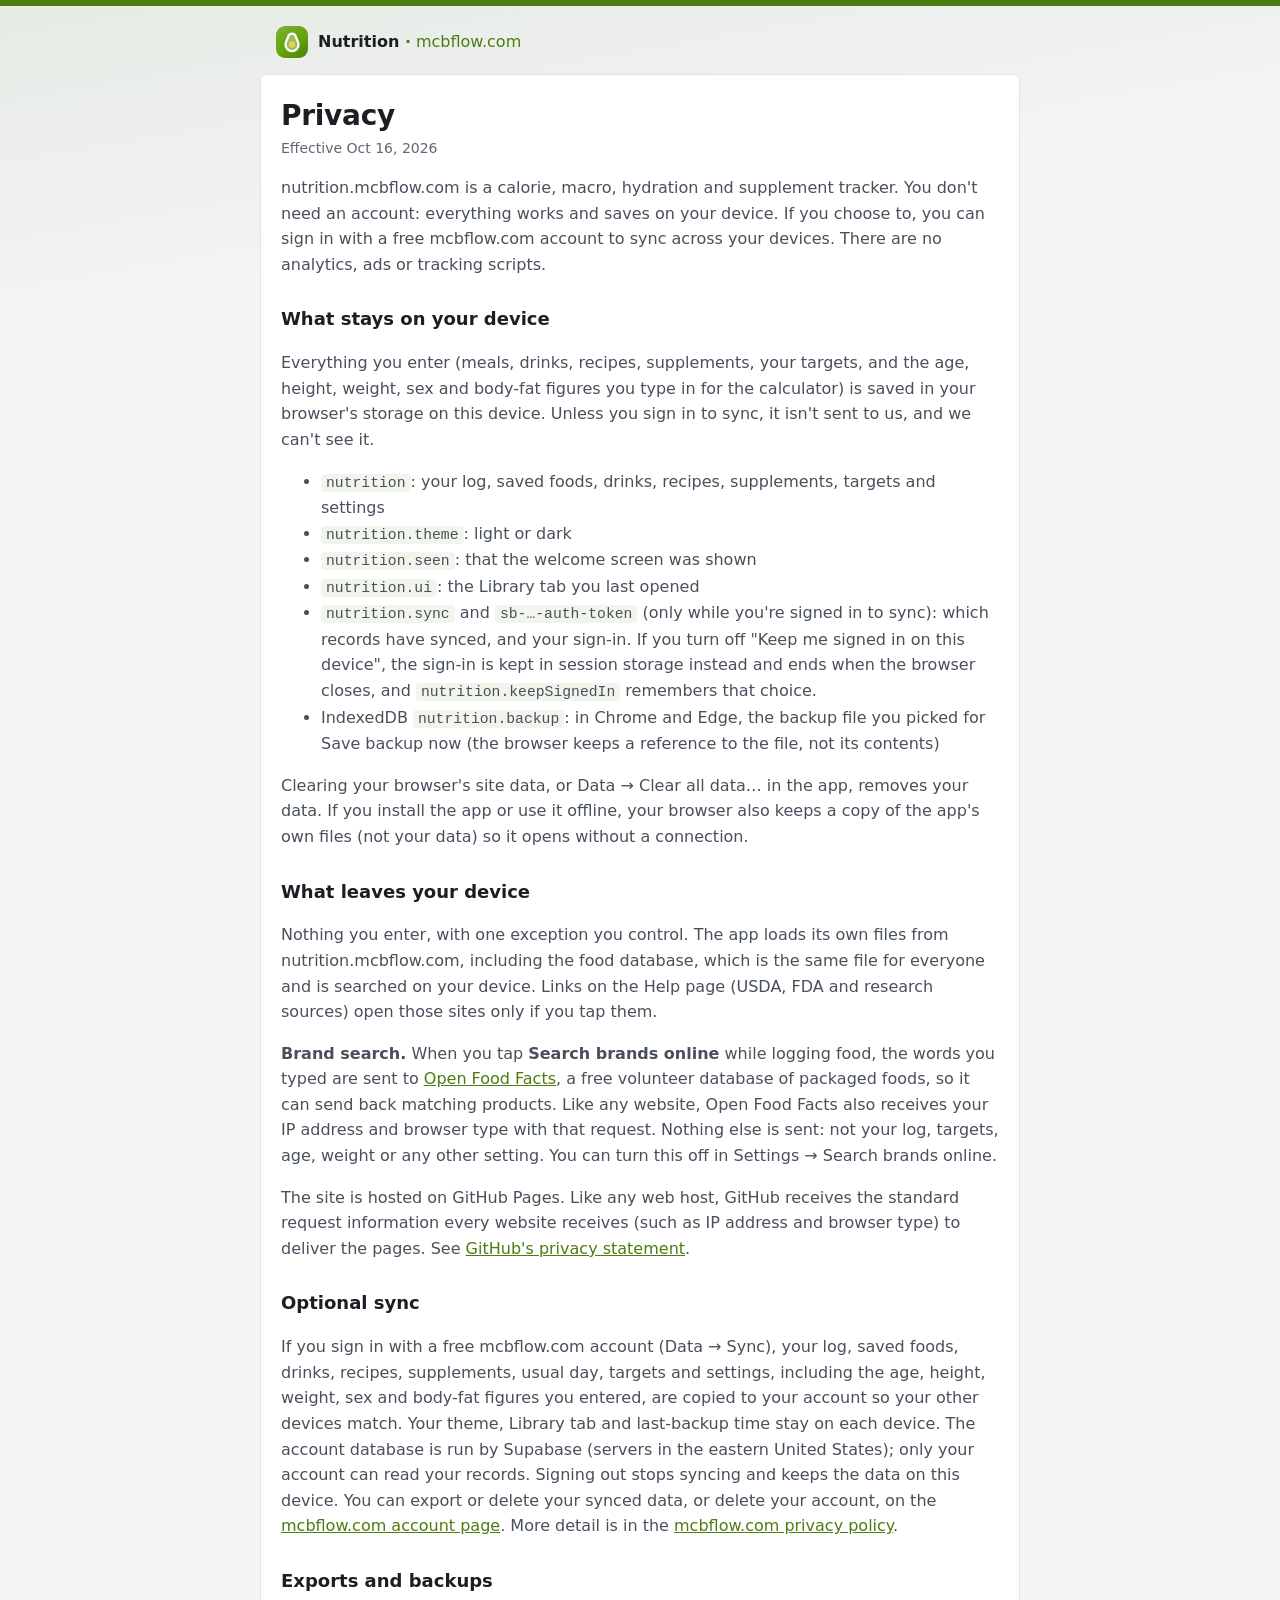
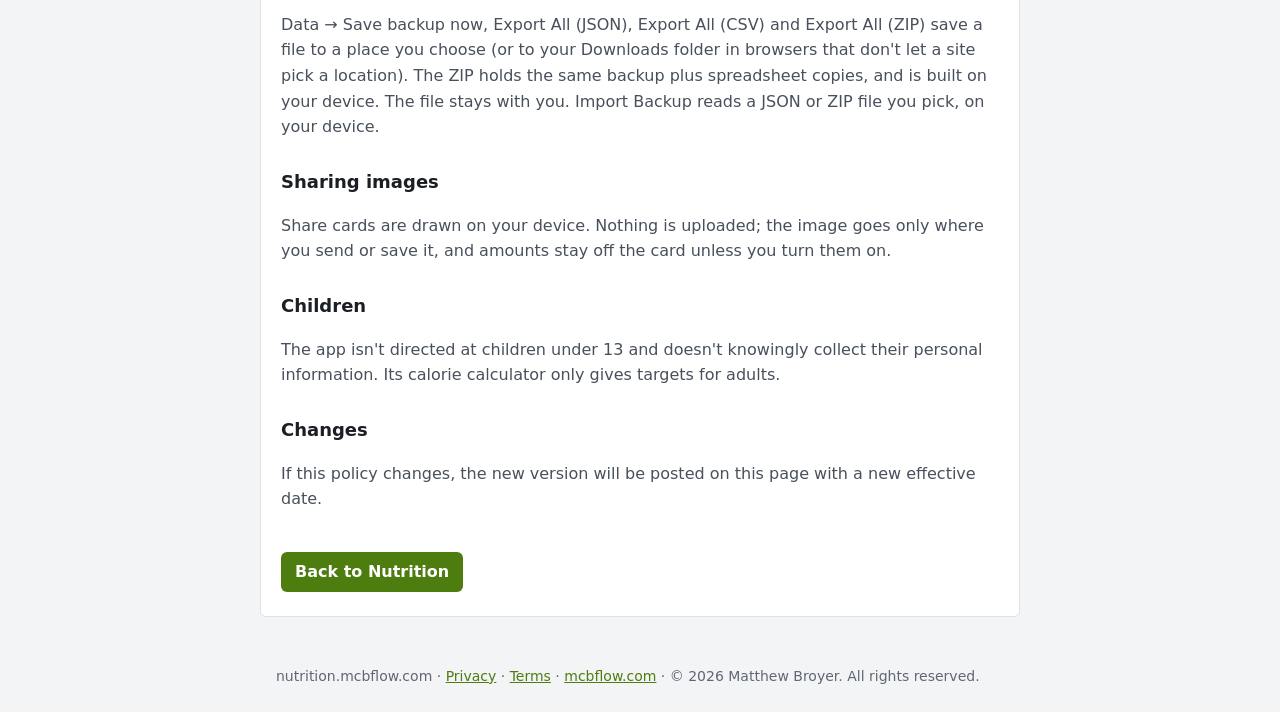
<file: privacy.html>
<!doctype html>
<html lang="en">
<head>
<meta charset="utf-8">
<meta name="viewport" content="width=device-width,initial-scale=1">
<title>Nutrition | Privacy</title>
<meta name="description" content="How nutrition.mcbflow.com handles your data: what stays in your browser and what, if anything, leaves it.">
<link rel="canonical" href="https://nutrition.mcbflow.com/privacy.html">
<meta name="theme-color" content="#65A30D">
<link rel="icon" href="favicon.svg" type="image/svg+xml">
<link rel="icon" href="favicon.ico" sizes="any">
<style>
:root{--font:"Segoe UI Variable Text","Segoe UI",system-ui,-apple-system,Roboto,Arial,sans-serif;--bg:#f3f4f6;--surface:#fff;--ink:#1b1f24;--ink-2:#48505c;--muted:#5f6773;--border:#dfe2e7;--accent:#4D7C0F;--accent-hover:#3F6212;--r:6px;--on:#fff}
@media (prefers-color-scheme:dark){:root{--bg:#121417;--surface:#1a1d21;--ink:#e8eaed;--ink-2:#b4bac3;--muted:#99a1ac;--border:#2c3036;--accent:color-mix(in srgb,#4D7C0F 60%,#fff);--accent-hover:color-mix(in srgb,#4D7C0F 45%,#fff);--on:#111}}
*{box-sizing:border-box}
body{margin:0;font:16px/1.6 var(--font);color:var(--ink);background:linear-gradient(170deg,color-mix(in srgb,var(--accent) 8%,var(--bg)) 0,var(--bg) 320px) no-repeat,var(--bg)}
.bar{height:6px;background:var(--accent)}
header{max-width:760px;margin:0 auto;padding:20px 16px 0;display:flex;align-items:center;gap:12px}
header a.brand{display:flex;align-items:center;gap:10px;color:var(--ink);text-decoration:none;font-weight:650}
header a.brand img{width:32px;height:32px}
header a.brand .tld{font-style:normal;font-weight:400;color:var(--accent)} header a.brand .sep{margin:0 .32em 0 .34em;color:var(--accent);font-weight:700}
header a.brand:focus-visible,a:focus-visible{outline:2px solid var(--accent);outline-offset:2px;border-radius:4px}
main{max-width:760px;margin:16px auto 48px;padding:24px 20px;background:var(--surface);border:1px solid var(--border);border-radius:var(--r)}
h1{font-size:28px;line-height:1.2;margin:0 0 4px;letter-spacing:-.01em}
h2{font-size:18px;margin:28px 0 6px}
p,li{color:var(--ink-2)} .meta{color:var(--muted);font-size:14px;margin:0 0 16px}
a{color:var(--accent)} a:hover{color:var(--accent-hover)}
code{font-size:.92em;background:color-mix(in srgb,var(--accent) 8%,transparent);padding:1px 5px;border-radius:4px}
.back{display:inline-flex;align-items:center;min-height:40px;padding:0 14px;margin-top:24px;border-radius:var(--r);background:var(--accent);color:var(--on);text-decoration:none;font-weight:600}
.back:hover{background:var(--accent-hover);color:var(--on)}
footer{max-width:760px;margin:0 auto 32px;padding:0 16px;color:var(--muted);font-size:14px}
.vh{position:absolute;width:1px;height:1px;overflow:hidden;clip:rect(0 0 0 0);white-space:nowrap}</style>
</head>
<body>
<div class="bar"></div>
<header><a class="brand" href="./"><img src="favicon.svg" alt="" width="32" height="32"><span>Nutrition<i class="tld"><span class="sep" aria-hidden="true">∙</span>mcbflow.com</i></span></a></header>
<main>
<h1>Privacy</h1>
<p class="meta">Effective Oct 16, 2026</p>

<p>nutrition.mcbflow.com is a calorie, macro, hydration and supplement tracker. You don't need an account: everything works and saves on your device. If you choose to, you can sign in with a free mcbflow.com account to sync across your devices. There are no analytics, ads or tracking scripts.</p>

<h2>What stays on your device</h2>
<p>Everything you enter (meals, drinks, recipes, supplements, your targets, and the age, height, weight, sex and body-fat figures you type in for the calculator) is saved in your browser's storage on this device. Unless you sign in to sync, it isn't sent to us, and we can't see it.</p>
<ul>
<li><code>nutrition</code>: your log, saved foods, drinks, recipes, supplements, targets and settings</li>
<li><code>nutrition.theme</code>: light or dark</li>
<li><code>nutrition.seen</code>: that the welcome screen was shown</li>
<li><code>nutrition.ui</code>: the Library tab you last opened</li>
<li><code>nutrition.sync</code> and <code>sb-…-auth-token</code> (only while you're signed in to sync): which records have synced, and your sign-in. If you turn off "Keep me signed in on this device", the sign-in is kept in session storage instead and ends when the browser closes, and <code>nutrition.keepSignedIn</code> remembers that choice.</li>
<li>IndexedDB <code>nutrition.backup</code>: in Chrome and Edge, the backup file you picked for Save backup now (the browser keeps a reference to the file, not its contents)</li>
</ul>
<p>Clearing your browser's site data, or Data → Clear all data… in the app, removes your data. If you install the app or use it offline, your browser also keeps a copy of the app's own files (not your data) so it opens without a connection.</p>

<h2>What leaves your device</h2>
<p>Nothing you enter, with one exception you control. The app loads its own files from nutrition.mcbflow.com, including the food database, which is the same file for everyone and is searched on your device. Links on the Help page (USDA, FDA and research sources) open those sites only if you tap them.</p>
<p><b>Brand search.</b> When you tap <b>Search brands online</b> while logging food, the words you typed are sent to <a href="https://world.openfoodfacts.org/privacy" target="_blank" rel="noopener noreferrer">Open Food Facts<span class="vh"> (opens in a new tab)</span></a>, a free volunteer database of packaged foods, so it can send back matching products. Like any website, Open Food Facts also receives your IP address and browser type with that request. Nothing else is sent: not your log, targets, age, weight or any other setting. You can turn this off in Settings → Search brands online.</p>
<p>The site is hosted on GitHub Pages. Like any web host, GitHub receives the standard request information every website receives (such as IP address and browser type) to deliver the pages. See <a href="https://docs.github.com/en/site-policy/privacy-policies/github-general-privacy-statement" target="_blank" rel="noopener noreferrer">GitHub's privacy statement<span class="vh"> (opens in a new tab)</span></a>.</p>

<h2>Optional sync</h2>
<p>If you sign in with a free mcbflow.com account (Data → Sync), your log, saved foods, drinks, recipes, supplements, usual day, targets and settings, including the age, height, weight, sex and body-fat figures you entered, are copied to your account so your other devices match. Your theme, Library tab and last-backup time stay on each device. The account database is run by Supabase (servers in the eastern United States); only your account can read your records. Signing out stops syncing and keeps the data on this device. You can export or delete your synced data, or delete your account, on the <a href="https://mcbflow.com/account.html">mcbflow.com account page</a>. More detail is in the <a href="https://mcbflow.com/#privacy">mcbflow.com privacy policy</a>.</p>

<h2>Exports and backups</h2>
<p>Data → Save backup now, Export All (JSON), Export All (CSV) and Export All (ZIP) save a file to a place you choose (or to your Downloads folder in browsers that don't let a site pick a location). The ZIP holds the same backup plus spreadsheet copies, and is built on your device. The file stays with you. Import Backup reads a JSON or ZIP file you pick, on your device.</p>

<h2>Sharing images</h2>
<p>Share cards are drawn on your device. Nothing is uploaded; the image goes only where you send or save it, and amounts stay off the card unless you turn them on.</p>

<h2>Children</h2>
<p>The app isn't directed at children under 13 and doesn't knowingly collect their personal information. Its calorie calculator only gives targets for adults.</p>

<h2>Changes</h2>
<p>If this policy changes, the new version will be posted on this page with a new effective date.</p>

<a class="back" href="./">Back to Nutrition</a>
</main>
<footer>nutrition.mcbflow.com · <a href="privacy.html">Privacy</a> · <a href="terms.html">Terms</a> · <a href="https://mcbflow.com/">mcbflow.com</a> · © 2026 Matthew Broyer. All rights reserved.</footer>
</body>
</html>
</file>
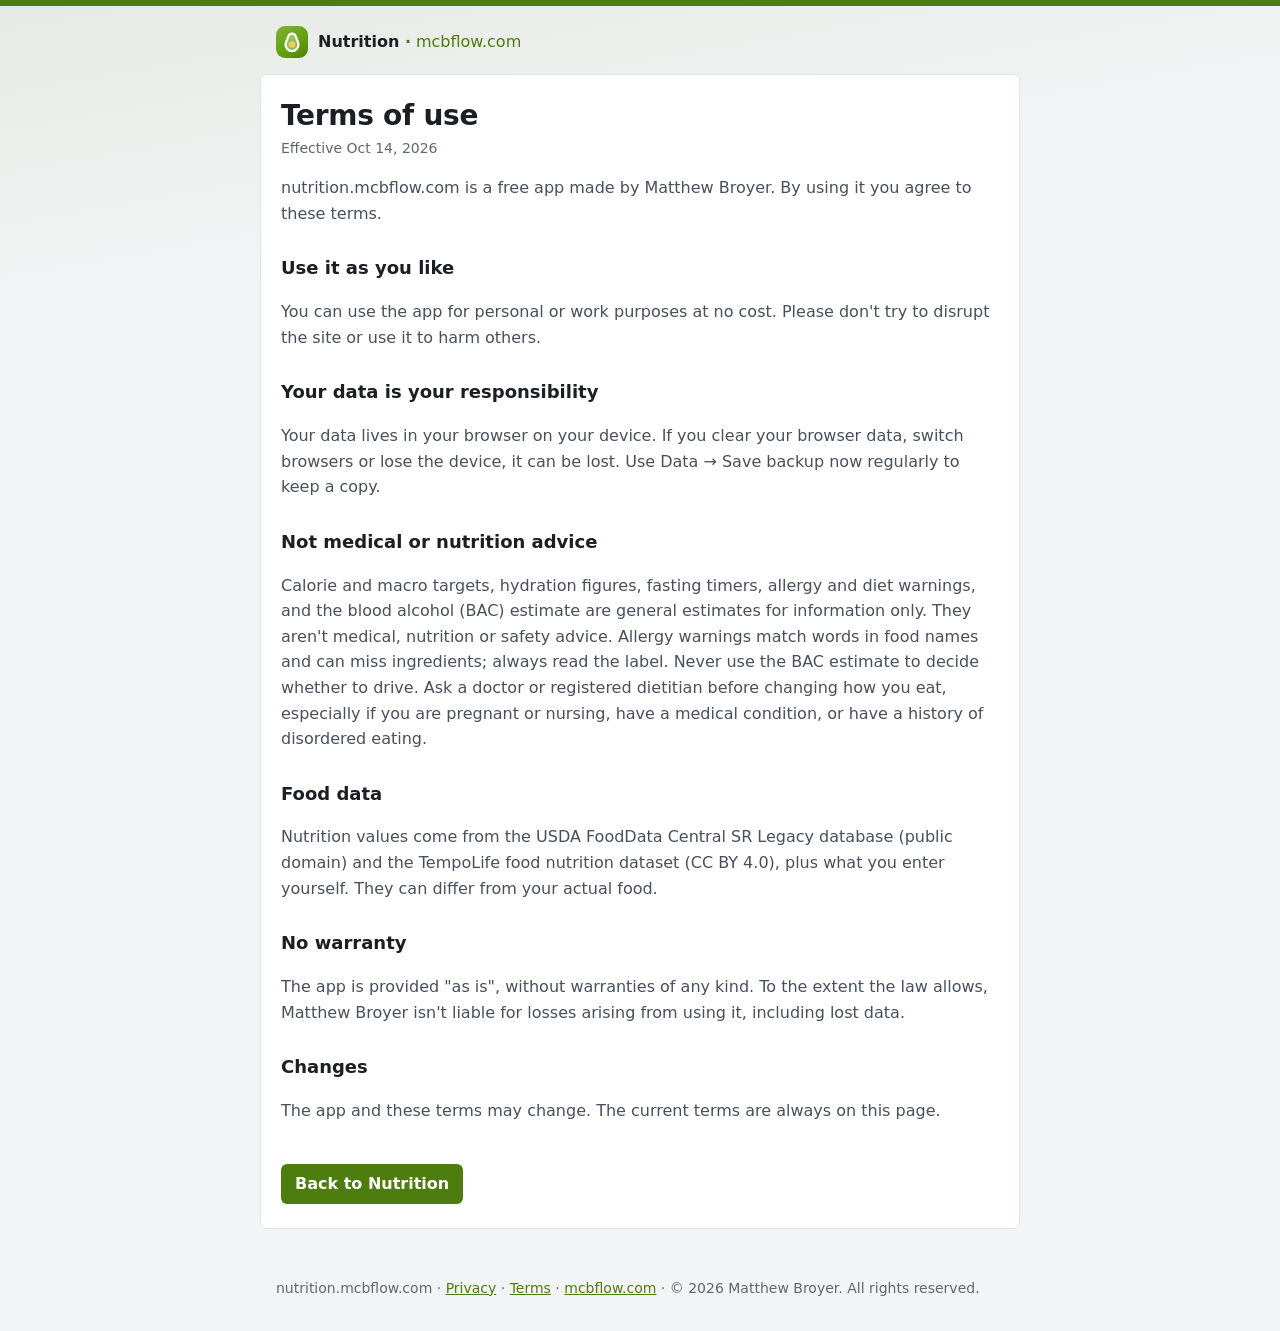
<file: terms.html>
<!doctype html>
<html lang="en">
<head>
<meta charset="utf-8">
<meta name="viewport" content="width=device-width,initial-scale=1">
<title>Nutrition | Terms</title>
<meta name="description" content="Terms of use for nutrition.mcbflow.com, a free browser app.">
<link rel="canonical" href="https://nutrition.mcbflow.com/terms.html">
<meta name="theme-color" content="#65A30D">
<link rel="icon" href="favicon.svg" type="image/svg+xml">
<link rel="icon" href="favicon.ico" sizes="any">
<style>
:root{--font:"Segoe UI Variable Text","Segoe UI",system-ui,-apple-system,Roboto,Arial,sans-serif;--bg:#f3f4f6;--surface:#fff;--ink:#1b1f24;--ink-2:#48505c;--muted:#5f6773;--border:#dfe2e7;--accent:#4D7C0F;--accent-hover:#3F6212;--r:6px;--on:#fff}
@media (prefers-color-scheme:dark){:root{--bg:#121417;--surface:#1a1d21;--ink:#e8eaed;--ink-2:#b4bac3;--muted:#99a1ac;--border:#2c3036;--accent:color-mix(in srgb,#4D7C0F 60%,#fff);--accent-hover:color-mix(in srgb,#4D7C0F 45%,#fff);--on:#111}}
*{box-sizing:border-box}
body{margin:0;font:16px/1.6 var(--font);color:var(--ink);background:linear-gradient(170deg,color-mix(in srgb,var(--accent) 8%,var(--bg)) 0,var(--bg) 320px) no-repeat,var(--bg)}
.bar{height:6px;background:var(--accent)}
header{max-width:760px;margin:0 auto;padding:20px 16px 0;display:flex;align-items:center;gap:12px}
header a.brand{display:flex;align-items:center;gap:10px;color:var(--ink);text-decoration:none;font-weight:650}
header a.brand img{width:32px;height:32px}
header a.brand .tld{font-style:normal;font-weight:400;color:var(--accent)} header a.brand .sep{margin:0 .32em 0 .34em;color:var(--accent);font-weight:700}
header a.brand:focus-visible,a:focus-visible{outline:2px solid var(--accent);outline-offset:2px;border-radius:4px}
main{max-width:760px;margin:16px auto 48px;padding:24px 20px;background:var(--surface);border:1px solid var(--border);border-radius:var(--r)}
h1{font-size:28px;line-height:1.2;margin:0 0 4px;letter-spacing:-.01em}
h2{font-size:18px;margin:28px 0 6px}
p,li{color:var(--ink-2)} .meta{color:var(--muted);font-size:14px;margin:0 0 16px}
a{color:var(--accent)} a:hover{color:var(--accent-hover)}
code{font-size:.92em;background:color-mix(in srgb,var(--accent) 8%,transparent);padding:1px 5px;border-radius:4px}
.back{display:inline-flex;align-items:center;min-height:40px;padding:0 14px;margin-top:24px;border-radius:var(--r);background:var(--accent);color:var(--on);text-decoration:none;font-weight:600}
.back:hover{background:var(--accent-hover);color:var(--on)}
footer{max-width:760px;margin:0 auto 32px;padding:0 16px;color:var(--muted);font-size:14px}
.vh{position:absolute;width:1px;height:1px;overflow:hidden;clip:rect(0 0 0 0);white-space:nowrap}</style>
</head>
<body>
<div class="bar"></div>
<header><a class="brand" href="./"><img src="favicon.svg" alt="" width="32" height="32"><span>Nutrition<i class="tld"><span class="sep" aria-hidden="true">∙</span>mcbflow.com</i></span></a></header>
<main>
<h1>Terms of use</h1>
<p class="meta">Effective Oct 14, 2026</p>

<p>nutrition.mcbflow.com is a free app made by Matthew Broyer. By using it you agree to these terms.</p>

<h2>Use it as you like</h2>
<p>You can use the app for personal or work purposes at no cost. Please don't try to disrupt the site or use it to harm others.</p>

<h2>Your data is your responsibility</h2>
<p>Your data lives in your browser on your device. If you clear your browser data, switch browsers or lose the device, it can be lost. Use Data → Save backup now regularly to keep a copy.</p>

<h2>Not medical or nutrition advice</h2>
<p>Calorie and macro targets, hydration figures, fasting timers, allergy and diet warnings, and the blood alcohol (BAC) estimate are general estimates for information only. They aren't medical, nutrition or safety advice. Allergy warnings match words in food names and can miss ingredients; always read the label. Never use the BAC estimate to decide whether to drive. Ask a doctor or registered dietitian before changing how you eat, especially if you are pregnant or nursing, have a medical condition, or have a history of disordered eating.</p>

<h2>Food data</h2>
<p>Nutrition values come from the USDA FoodData Central SR Legacy database (public domain) and the TempoLife food nutrition dataset (CC BY 4.0), plus what you enter yourself. They can differ from your actual food.</p>

<h2>No warranty</h2>
<p>The app is provided "as is", without warranties of any kind. To the extent the law allows, Matthew Broyer isn't liable for losses arising from using it, including lost data.</p>

<h2>Changes</h2>
<p>The app and these terms may change. The current terms are always on this page.</p>

<a class="back" href="./">Back to Nutrition</a>
</main>
<footer>nutrition.mcbflow.com · <a href="privacy.html">Privacy</a> · <a href="terms.html">Terms</a> · <a href="https://mcbflow.com/">mcbflow.com</a> · © 2026 Matthew Broyer. All rights reserved.</footer>
</body>
</html>
</file>
<file: mb-suite-core.css>
/* =====================================================================
   MB SUITE v1 — shared design tokens ("Microsoft/Google Alternative" Utility)
   Same file in every app. Only the 10 accent lines in the APP ACCENT block change.
   Load order: last <style> in <head> (after the app's own CSS) so it wins.
   ===================================================================== */
:root{
  color-scheme:light;
  /* type */
  --font:"Segoe UI Variable Text","Segoe UI",system-ui,-apple-system,BlinkMacSystemFont,Roboto,"Helvetica Neue",Arial,sans-serif;
  --mono:ui-monospace,"Cascadia Mono",Consolas,"SF Mono",Menlo,monospace;
  --fs-xs:11.5px; --fs-sm:12.5px; --fs:14px; --fs-md:15px; --fs-lg:17px; --fs-h2:22px; --fs-num:26px;
  /* geometry: one radius for panels, one for controls, one for overlays */
  --r:6px; --r-sm:4px; --r-lg:8px;
  --ctl:38px; --ctl-sm:32px;
  --sp-1:4px; --sp-2:8px; --sp-3:12px; --sp-4:16px; --sp-5:20px; --sp-6:24px;
  --ease:120ms ease;
  /* page width: every app's header and content share one container (money.mcbflow.com's) */
  --page-max:1280px; --gutter:16px;
  /* neutrals */
  --bg:#f3f4f6; --surface:#ffffff; --surface-2:#f6f7f9; --surface-3:#eceef2;
  --ink:#1b1f24; --ink-2:#48505c; --muted:#5f6773;
  --border:#dfe2e7; --border-strong:#c6cbd3;
  --hover-band:rgba(20,24,31,.045);
  /* semantic (keep restrained) */
  --good:#16a34a; --good-ink:#0b7a35; --warn:#e5a100; --warn-ink:#8a5a00; --crit:#c9302c; --crit-ink:#b42824; --info:#2563eb;
  /* depth */
  --shadow:0 1px 2px rgba(20,24,31,.06);
  --shadow-pop:0 8px 24px -6px rgba(20,24,31,.22),0 1px 3px rgba(20,24,31,.08);
  --scrim:rgba(10,12,16,.45);
}
:root[data-theme="dark"],:root.dark{
  color-scheme:dark;
  --bg:#16181c; --surface:#1e2126; --surface-2:#25292f; --surface-3:#2d3238;
  --ink:#e9ecf0; --ink-2:#b4bbc5; --muted:#8e97a3;
  --border:#30353c; --border-strong:#434a53;
  --hover-band:rgba(255,255,255,.05);
  --good:#22c55e; --good-ink:#4ade80; --warn:#f0b429; --warn-ink:#f5c95c; --crit:#ff6b6b; --crit-ink:#ff8a8a; --info:#60a5fa;
  --shadow:0 1px 2px rgba(0,0,0,.3);
  --shadow-pop:0 10px 28px -6px rgba(0,0,0,.6),0 0 0 1px rgba(255,255,255,.03);
  --scrim:rgba(0,0,0,.6);
}

/* ---- APP ACCENT (the only per-app block) ---- */
:root{
  --brand:#65A30D;                 /* logo badge, OG image, theme-color */
  --accent:#4D7C0F; --accent-hover:#3F6212; --accent-ink:#ffffff;
  --accent-soft:color-mix(in srgb,var(--accent) 9%,transparent);
  --accent-line:color-mix(in srgb,var(--accent) 38%,transparent);
}
:root[data-theme="dark"],:root.dark{
  --accent:#A3D45A; --accent-hover:#B8E07A; --accent-ink:#132004;
  --accent-soft:color-mix(in srgb,var(--accent) 13%,transparent);
  --accent-line:color-mix(in srgb,var(--accent) 45%,transparent);
}

/* ---- primitives every app shares ---- */
html{-webkit-text-size-adjust:100%}
body{font-family:var(--font);font-size:var(--fs);line-height:1.45;background:var(--bg);color:var(--ink);font-feature-settings:normal;-webkit-font-smoothing:antialiased}
::selection{background:color-mix(in srgb,var(--accent) 28%,transparent)}
:focus-visible{outline:2px solid var(--accent);outline-offset:1px}
input[type=checkbox],input[type=radio],input[type=range],progress{accent-color:var(--accent)}
.tabular,.num,time{font-variant-numeric:tabular-nums}
@media(prefers-reduced-motion:reduce){*,*::before,*::after{animation-duration:1ms!important;animation-iteration-count:1!important;transition-duration:1ms!important;scroll-behavior:auto!important}}
@media(pointer:coarse),(max-width:700px){:root{--ctl:44px;--ctl-sm:44px}}
.tld{font-style:normal;color:var(--accent)}
</file>
<file: mb-suite-cutouts.css>
/* =====================================================================
   MB SUITE v2 · PAPER CUTOUTS surface layer
   Additive and accent-driven. Load LAST in <head>: after mb-suite-core.css,
   mb-suite-appbar.css and the app's adapter. Never edit core to get this look.
   Changes SURFACE only: gradients, page wash, cutout art. Geometry (6/4/8px),
   layout, density, type, components, motion and behavior stay MB Suite v1.
   Per-app tweaks go in adapters/<app>-cutouts.css, not here.
   ===================================================================== */

/* ---- art + gradient tokens (all derived from --accent; no per-app hex) ---- */
:root{
  --cut-deep:var(--accent);
  --cut-mid:color-mix(in srgb,var(--accent) 52%,#fff);
  --cut-soft:color-mix(in srgb,var(--accent) 24%,#fff);
  --cut-near:color-mix(in srgb,var(--accent) 62%,#0aa6b8);      /* neighbor hue; upgraded below where supported */
  --cut-butter:#FFD98A;
  --cut-blush:#F7B8A8;
  --wash-top:color-mix(in srgb,var(--accent) 7%,#fff);
  --wash-mid:color-mix(in srgb,var(--accent) 4%,var(--bg));
  --g-line:linear-gradient(90deg,var(--accent),var(--cut-mid) 55%,var(--cut-butter));
  --g-underline:linear-gradient(90deg,var(--accent),var(--cut-mid));
  --g-pri:linear-gradient(135deg,var(--accent),var(--accent-hover));
  --g-bar:linear-gradient(90deg,var(--accent),var(--cut-mid));
  --g-tile:linear-gradient(135deg,color-mix(in srgb,var(--accent) 11%,var(--surface)),var(--surface) 65%);
}
@supports (color:oklch(from red l c h)){
  :root{--cut-near:oklch(from var(--accent) calc(l + .04) c calc(h + 34))}
}
:root[data-theme="dark"],:root.dark{
  --cut-mid:color-mix(in srgb,var(--accent) 60%,var(--surface));
  --cut-soft:color-mix(in srgb,var(--accent) 30%,var(--surface));
  --cut-near:color-mix(in srgb,var(--accent) 62%,#0aa6b8);
  --cut-butter:#D9B363;
  --cut-blush:#C98C80;
  --wash-top:color-mix(in srgb,var(--accent) 16%,var(--bg));
  --wash-mid:color-mix(in srgb,var(--accent) 7%,var(--bg));
}
@supports (color:oklch(from red l c h)){
  :root[data-theme="dark"],:root.dark{--cut-near:oklch(from var(--accent) calc(l - .06) c calc(h + 34))}
}

/* ---- page wash: accent-derived, fades into the neutral page by ~680px ---- */
html{min-height:100%;background:linear-gradient(180deg,var(--wash-top) 0,var(--wash-mid) 420px,var(--bg) 680px) 0 0/100% 680px no-repeat,var(--bg)}  /* v3 fix: fixed 680px size + min-height so short pages don't show a seam */
body{background:none}

/* ---- app bar: gradient accent line + gradient underline on the current tab ---- */
.top,.app-bar{box-shadow:var(--shadow)!important}
.top::before,.app-bar::before{content:"";position:absolute;left:0;right:0;top:0;height:3px;background:var(--g-line);pointer-events:none;z-index:1}
.tabs button[aria-current="page"],nav.tabs button[aria-current="page"],
:root[data-theme="dark"] nav.tabs button[aria-current="page"]{box-shadow:none!important;background:var(--g-underline) bottom/100% 2px no-repeat!important}
.bnav button[aria-current="page"]{box-shadow:none!important;background:var(--g-underline) top/100% 2px no-repeat!important}

/* ---- gradient is allowed ONLY here (everything else stays flat v1) ----
   primary buttons, progress/bar fills, the hero stat tile, the banner, the page wash, the accent line.
   Map the app's own selectors in adapters/<app>-cutouts.css; these are the common ones. */
:is(.btn.primary,.btn.pri,.btn-primary,button.primary,.primary-btn){background:var(--g-pri)!important;border-color:transparent!important;color:var(--accent-ink)!important}
.cu-hero{background:var(--g-tile)}
.cu-bar{background:var(--g-bar)!important}                 /* use on the fill element of a progress/bar */

/* ---- banner ---- */
.cu-banner{position:relative;overflow:hidden;min-height:128px;margin:0 0 var(--sp-4);padding:22px 24px;border-radius:var(--r-lg);
  border:1px solid color-mix(in srgb,var(--accent) 16%,transparent);box-shadow:var(--shadow);
  background:linear-gradient(105deg,color-mix(in srgb,var(--accent) 3%,var(--surface)) 0%,color-mix(in srgb,var(--accent) 9%,var(--surface)) 60%,
    color-mix(in srgb,var(--cut-butter) 22%,color-mix(in srgb,var(--accent) 5%,var(--surface))) 100%)}
.cu-banner.slim{min-height:72px;padding:16px 24px}
.cu-banner .cu-txt{position:relative;z-index:1}
.cu-banner.slim .cu-art:not(.at-bottom):not(.at-top){max-width:58%}
.cu-banner .cu-t{margin:0;font-size:var(--fs-h2);font-weight:650;letter-spacing:-.015em;color:var(--ink)}
.cu-banner .cu-s{margin:4px 0 0;font-size:13.5px;color:var(--ink-2)}

/* ---- art: roles (never hardcode hexes; recolor by role class or palette class) ---- */
.cu-art{position:absolute;right:0;top:0;height:100%;width:auto;max-width:75%;pointer-events:none}
.cu-art .d{fill:var(--cu-d,var(--cut-deep))}
.cu-art .m{fill:var(--cu-m,var(--cut-mid))}
.cu-art .s{fill:var(--cu-s,var(--cut-soft))}
.cu-art .n{fill:var(--cu-n,var(--cut-near))}
.cu-art .b{fill:var(--cu-b,var(--cut-butter))}
.cu-art .r{fill:var(--cu-r,var(--cut-blush))}
.cu-art .sd{fill:none;stroke:var(--cu-d,var(--cut-deep));stroke-width:3;stroke-linecap:round;stroke-linejoin:round}
.cu-art .sm{fill:none;stroke:var(--cu-m,var(--cut-mid));stroke-width:3;stroke-linecap:round;stroke-linejoin:round}

/* ---- palettes: put on the svg or any ancestor ---- */
.cu-p-mono{--cu-n:color-mix(in srgb,var(--accent) 78%,#000);--cu-b:color-mix(in srgb,var(--accent) 14%,var(--surface));--cu-r:color-mix(in srgb,var(--accent) 38%,var(--surface))}
.cu-p-soft{--cu-d:var(--cut-mid);--cu-m:var(--cut-soft);--cu-s:color-mix(in srgb,var(--accent) 12%,var(--surface));
  --cu-n:color-mix(in srgb,var(--cut-near) 45%,var(--surface));--cu-b:color-mix(in srgb,var(--cut-butter) 70%,var(--surface));--cu-r:color-mix(in srgb,var(--cut-blush) 70%,var(--surface))}
.cu-p-bold{--cu-d:var(--accent-hover);--cu-m:var(--accent);--cu-s:var(--cut-mid)}

/* ---- placement / size / modifiers (all optional; size with --cu-w or height) ---- */
.cu-art.at-right{right:0;left:auto;top:0}
.cu-art.at-left{left:0;right:auto;top:0}
.cu-art.at-top{left:0;right:0;top:0;width:100%;height:auto;max-width:none}
.cu-art.at-bottom{left:0;right:0;top:auto;bottom:0;width:100%;height:auto;max-width:none}
.cu-art.at-corner{top:0;right:0;height:auto;width:var(--cu-w,220px);max-width:none}
.cu-art.at-corner-bl{top:auto;right:auto;bottom:0;left:0;height:auto;width:var(--cu-w,220px);max-width:none}
.cu-art.inline{position:relative;display:block;right:auto;top:auto;margin:0 auto;width:var(--cu-w,100%);max-width:100%;height:auto}
.cu-art.mirror{transform:scaleX(-1)}
.cu-art.flip{transform:scaleY(-1)}
.cu-art.fade{opacity:.35}
.cu-art.xs{--cu-w:64px}.cu-art.sm{--cu-w:120px}.cu-art.md{--cu-w:220px}.cu-art.lg{--cu-w:340px}
:root[data-theme="dark"] .cu-art,:root.dark .cu-art{opacity:.85}
:root[data-theme="dark"] .cu-art.fade,:root.dark .cu-art.fade{opacity:.3}

/* ---- phones + print ---- */
@media(max-width:600px){
  .cu-banner{padding:18px 16px;min-height:104px}
  .cu-banner .cu-art:not(.at-bottom):not(.at-top){max-width:46%}
}
@media print{html{background:#fff}.cu-banner,.cu-art{display:none}}
</file>
<file: mb-suite-sidebar.css>
/* =====================================================================
   MB SUITE v3 · LEFT SIDEBAR NAVIGATION  (replaces mb-suite-appbar.css)
   Load order: mb-suite-core.css → app adapter → mb-suite-cutouts.css (v2) → this file → <app>-v3.css
   Needs v1 tokens (--surface, --border, --accent, --r-sm, --page-max, --gutter …) and, if present,
   v2's --g-line / --cut-mid for the gradient accents (falls back to flat accent without v2).

   Markup (see v3-updates/demo/index.html for a working page):
   <body class="mb-shell">
     <aside class="mb-side" aria-label="App">
       <a class="brand" href="./" aria-label="name.mcbflow.com: go to Home"> .logo + .bt(b + span) </a>
       <nav class="side-nav" aria-label="Sections"> <button aria-current="page"><svg class="uic"/><span>Home</span></button> … </nav>
       <nav class="side-nav side-end" aria-label="More"> Settings / Help items (optional) </nav>
     </aside>
     <div class="mb-main">
       <header class="page-bar">
         <a class="brand phone-brand" href="./" …>  (same brand block; shown on phones only)
         <h1 class="page-title">Home</h1>
         <div class="actions"> search · status chip · Data · theme switch · primary action </div>
       </header>
       <main class="wrap"> … </main>
     </div>
     <nav class="bnav" aria-label="Sections"> phone bottom bar (max 5 items, rest in a More sheet) </nav>
   </body>

   Breakpoints (identical in every app):
     ≥1024px  sidebar 240px with labels
     768–1023 rail 76px: icon over a short label, logo only
     <768     no sidebar; page-bar becomes the top bar with the brand; docked bottom bar
   ===================================================================== */
:root{
  --side-w:240px; --rail-w:76px; --bar-h:56px;
  --g-rail:linear-gradient(180deg,var(--accent),var(--cut-mid,var(--accent)));
}

/* family accent line across the whole window (sidebar included) */
.mb-shell::before{content:"";position:fixed;left:0;right:0;top:0;height:3px;background:var(--g-line,var(--accent));z-index:60;pointer-events:none}

/* ---- sidebar ---- */
.mb-side{position:fixed;top:0;bottom:0;left:0;width:var(--side-w);z-index:40;display:flex;flex-direction:column;gap:2px;
  padding:15px 0 12px;background:var(--surface);border-right:1px solid var(--border);overflow-y:auto;overscroll-behavior:contain;scrollbar-width:thin}
.mb-side .brand{margin:0 8px 12px;padding:6px 8px}
.side-nav{display:flex;flex-direction:column;gap:2px;padding:0 8px}
.side-nav.side-end{margin-top:auto;padding-top:8px;border-top:1px solid var(--border)}
.side-label{margin:14px 20px 4px;font-size:var(--fs-xs,11.5px);font-weight:650;letter-spacing:.06em;text-transform:uppercase;color:var(--muted)}
.side-nav button,.side-nav a{position:relative;display:flex;align-items:center;gap:10px;width:100%;min-height:40px;padding:0 12px;border:0;border-radius:var(--r-sm);
  background:none;font:500 14px var(--font);color:var(--ink-2);text-align:left;text-decoration:none;cursor:pointer;
  transition:background-color var(--ease),color var(--ease)}
.side-nav .uic,.side-nav svg{flex:none;width:18px;height:18px;opacity:.75}
.side-nav button:hover,.side-nav a:hover{background:var(--surface-2);color:var(--ink)}
.side-nav [aria-current="page"],.side-nav [aria-current="page"]:hover{color:var(--accent);font-weight:600;
  background:var(--g-rail) left center/3px 60% no-repeat,var(--accent-soft)}
.side-nav [aria-current="page"] svg{opacity:1}
.side-nav button:focus-visible,.side-nav a:focus-visible{outline:2px solid var(--accent);outline-offset:-2px}
.side-nav .count{margin-left:auto;font-size:12px;font-weight:600;color:var(--muted);font-variant-numeric:tabular-nums}
.side-nav .dot{position:absolute;left:24px;top:8px;width:8px;height:8px;border-radius:2px;background:var(--warn)}

/* ---- the brand block: ALWAYS a link to the home / start view ---- */
a.brand{display:flex;align-items:center;gap:9px;min-width:0;border-radius:var(--r-sm);color:inherit;text-decoration:none;transition:background-color var(--ease)}
a.brand:hover{background:var(--surface-2)}
a.brand:focus-visible{outline:2px solid var(--accent);outline-offset:2px}
.brand .logo,.brand .logo svg{display:block;flex:none;width:28px;height:28px;border-radius:var(--r)}
.brand .bt{display:flex;flex-direction:column;min-width:0;line-height:1.15}
.brand b{font-size:14.5px;font-weight:650;letter-spacing:-.005em;color:var(--ink);white-space:nowrap;overflow:hidden;text-overflow:ellipsis}
.brand .bt span{font-size:11px;color:var(--muted);letter-spacing:.01em;white-space:nowrap}

/* ---- main column + page bar ---- */
.mb-main{margin-left:var(--side-w);min-width:0}
.page-bar{position:sticky;top:0;z-index:30;display:flex;align-items:center;gap:12px;min-height:var(--bar-h);
  padding:3px max(var(--gutter),calc((100% - var(--page-max)) / 2 + var(--gutter))) 0;
  background:color-mix(in srgb,var(--surface) 96%,transparent);border-bottom:1px solid var(--border);box-shadow:var(--shadow)}
.page-bar .phone-brand{display:none}
.page-title{margin:0;font-size:18px;font-weight:650;letter-spacing:-.01em;white-space:nowrap;overflow:hidden;text-overflow:ellipsis}
.page-bar .actions{margin-left:auto;display:flex;align-items:center;gap:6px}
.page-bar .actions>*{min-height:var(--ctl-sm)}
.mb-main>.wrap{max-width:var(--page-max);margin:0 auto;padding:20px max(var(--gutter),env(safe-area-inset-right)) 48px max(var(--gutter),env(safe-area-inset-left))}

/* ---- phone bottom bar (hidden until <768px) ---- */
.bnav{display:none}

/* ---- tablet: compact rail ---- */
@media (max-width:1023px){
  .mb-side{width:var(--rail-w);padding-top:12px}
  .mb-side .brand{justify-content:center;margin:0 10px 10px;padding:8px 0}
  .mb-side .brand .bt,.side-label,.side-nav .count{display:none}
  .side-nav{padding:0 6px}
  .side-nav button,.side-nav a{flex-direction:column;justify-content:center;gap:3px;min-height:56px;padding:6px 2px;font-size:10.5px;text-align:center;line-height:1.15}
  .side-nav [aria-current="page"],.side-nav [aria-current="page"]:hover{background:var(--g-rail) left center/3px 50% no-repeat,var(--accent-soft)}
  .side-nav .dot{left:auto;right:12px}
  .mb-main{margin-left:var(--rail-w)}
}
/* ---- phones: top bar with the brand + docked bottom bar ---- */
@media (max-width:767px){
  .mb-side{display:none}
  .mb-main{margin-left:0}
  .page-bar{padding:3px max(12px,env(safe-area-inset-right)) 0 max(12px,env(safe-area-inset-left));gap:8px}
  .page-bar .phone-brand{display:flex;margin-left:-3px;padding:3px 6px 3px 3px}
  .page-bar .page-title{display:none}               /* the view's own h2 / banner names the page on phones */
  .page-bar .actions .hide-phone{display:none}
  .bnav{display:grid;grid-auto-flow:column;grid-auto-columns:1fr;position:fixed;left:0;right:0;bottom:0;z-index:40;
    padding:0 env(safe-area-inset-right) env(safe-area-inset-bottom) env(safe-area-inset-left);background:var(--surface);border-top:1px solid var(--border-strong)}
  .bnav button,.bnav a{display:flex;flex-direction:column;align-items:center;justify-content:center;gap:3px;min-height:56px;border:0;border-radius:0;background:none;
    font:500 11px var(--font);color:var(--ink-2);text-decoration:none}
  .bnav svg{width:20px;height:20px}
  .bnav [aria-current="page"]{color:var(--accent);font-weight:600;background:var(--g-underline,linear-gradient(var(--accent),var(--accent))) top/100% 2px no-repeat}
  body.mb-shell{padding-bottom:calc(56px + env(safe-area-inset-bottom))}
}
@media (max-width:420px){.page-bar .phone-brand .bt span{display:none}}
@media print{.mb-side,.bnav,.page-bar .actions,.mb-shell::before{display:none!important}.mb-main{margin-left:0}}
</file>
<file: mb-suite-v3.css>
/* =====================================================================
   MB SUITE v3 · components: install card (Settings/More) and the share dialog.
   Load after mb-suite-sidebar.css. Uses v1 tokens only; v2 gradients are picked up where present.
   ===================================================================== */
/* ---- install card ---- */
.mb-install{display:flex;align-items:center;gap:12px;padding:12px 14px;border:1px solid var(--border);border-left:3px solid var(--accent);
  border-radius:var(--r);background:var(--surface)}
.mb-install>.uic{flex:none;width:22px;height:22px;color:var(--accent)}
.mb-install>div{flex:1;min-width:0}
.mb-install b{display:block;font-size:14px;font-weight:600;color:var(--ink)}
.mb-install p{margin:2px 0 0;font-size:12.5px;color:var(--ink-2)}
.mb-install p b{display:inline;font-size:inherit}
.mb-install .btn{flex:none}
.mb-install.is-done{border-left-color:var(--good)}
.mb-install.is-done>.uic{color:var(--good-ink)}
@media (max-width:520px){.mb-install{flex-wrap:wrap}.mb-install .btn{width:100%}}

/* ---- about card (bottom of Settings/More, below the Install card · SUITE-STANDARDS §1 · kit v3.1) ---- */
.mb-about{display:flex;align-items:flex-start;gap:12px;padding:12px 14px;margin-top:12px;border:1px solid var(--border);border-left:3px solid var(--accent);
  border-radius:var(--r);background:var(--surface)}
.mb-about>.uic{flex:none;width:22px;height:22px;color:var(--accent)}
.mb-about>div{flex:1;min-width:0}
.mb-about b{display:block;font-size:14px;font-weight:600;color:var(--ink)}
.mb-about p{margin:2px 0 0;font-size:12.5px;color:var(--ink-2)}
.mb-about .mb-about-links{display:flex;flex-wrap:wrap;gap:0 14px;margin-top:4px}
.mb-about .mb-about-links a,.mb-about .mb-about-links button{display:inline-flex;align-items:center;min-height:28px;padding:0;border:0;background:none;
  font:inherit;color:var(--accent);text-decoration:underline;text-underline-offset:2px;cursor:pointer}
.mb-about .mb-about-links a:hover,.mb-about .mb-about-links button:hover{color:var(--accent-hover)}
.mb-about .mb-about-copy{margin-top:4px;color:var(--muted,var(--ink-2))}

/* ---- share button (put it where the milestone is shown) ---- */
.mb-share-btn .uic{width:16px;height:16px}

/* ---- share dialog ---- */
dialog.mb-share{width:min(460px,calc(100vw - 24px));max-height:calc(100dvh - 24px);padding:0;border:1px solid var(--border);border-radius:var(--r-lg);
  background:var(--surface);color:var(--ink);box-shadow:var(--shadow-pop);overflow:auto}
dialog.mb-share::backdrop{background:var(--scrim)}
.mb-share .ms-head{display:flex;align-items:center;justify-content:space-between;gap:8px;padding:12px 16px;border-bottom:1px solid var(--border)}
.mb-share h3{margin:0;font-size:16px;font-weight:650}
.mb-share .ms-prev{position:relative;margin:16px 16px 0;aspect-ratio:1;border:1px solid var(--border);border-radius:var(--r);overflow:hidden;background:var(--surface-2)}
.mb-share .ms-prev img{display:block;width:100%;height:100%}
.mb-share .ms-wait{position:absolute;inset:0;display:grid;place-items:center;margin:0;color:var(--muted);font-size:13px}
.mb-share .ms-opts{display:flex;flex-wrap:wrap;gap:4px 16px;padding:12px 16px 0}
.mb-share .ms-opts:empty{display:none}
.mb-share .ms-opt{display:inline-flex;align-items:center;gap:8px;min-height:36px;font-size:13.5px}
.mb-share .ms-note{margin:10px 16px 0;font-size:12px;color:var(--muted)}
.mb-share .ms-btns{display:flex;justify-content:flex-end;gap:8px;padding:14px 16px 16px;margin-top:12px;border-top:1px solid var(--border)}
@media (max-width:520px){.mb-share .ms-btns .btn{flex:1}}
.mb-share [hidden],[data-mb-install][hidden]{display:none!important}
/* v2 banner on phones: keep the text column clear of the art */
@media (max-width:600px){:where(.cu-banner) .cu-txt{max-width:54%}}   /* same as the v2 adapters; low specificity so an adapter can override */
</file>
<file: mb-suite-topbar.css>
/* =====================================================================
   mb-suite-topbar.css v3.3.0  ·  2026-10-16  ·  SHARED FILE: copy into every app UNCHANGED, load LAST
   (after every other stylesheet / <style> block). Apps whose CSP has no style-src 'self' inline it as the
   last <style> block, byte-for-byte. If you edit it, raise the version on this line and in
   "SHARED FILES/SHARED-FILES-VERSIONS.md", then copy it into every app.

   v3.3.0 (2026-10-16) adds, on top of the v3.2.2 top bar:
     · every bar control is one height: the theme switch fills the bar height (36px desktop, 42px phones;
       it was a 28px pill next to 36/42px buttons), the account button is a normal .tb
     · .tb-acct     account button (mb-sync.js 1.1 sync.button) — "Sign in" or avatar + sync dot
     · wordmark     <b>Money<i class="tld"><span class="sep" aria-hidden="true">∙</span>mcbflow.com</i></b>
                    desktop "Money ∙ mcbflow.com", phones "Money"
     · .mbw-*       welcome / first-run screen (one look in every app)
     · .mb-dm-*     Data menu items with a one-line description, section labels, status, Clear all data
     · .mb-set-*    Settings page (Appearance → Account & sync → app settings → Backup & data → Install → About)
     · .mb-foot     one-line page footer
     · .mb-greet    "Good morning, Matthew" line on the start view (text from mb-sync.js sync.greet)
     · universal    textarea grows vertically only · .mb-info read-only chips (never look like buttons) · .mb-pair 50/50 action pairs
     Standard nav icons (Home, Settings gear, Help, More): "SHARED FILES/suite-nav-icons.html"
   Reference markup for all of it: "SHARED FILES/suite-shell-demo.html".

   Order inside .page-bar .actions (leave out what the app doesn't have):
     [search] · [extra icon tools, e.g. Undo] · [backup chip, desktop only] · Data · theme switch · account · [primary] · [More ≡]

   Classes (add to the app's EXISTING elements; keep their ids, data-* and handlers):
     .tb            every button in the bar (search, Data, tools, account, More)
     .tb-lbl        the text inside a .tb  → hidden on phones (icon only)
     .tb-chev       Data's chevron           → hidden on phones
     .tb-dot        the "no recent backup" dot inside Data (app JS still toggles [hidden])
     .tb-primary    the view's main action (accent fill). Must contain an icon + .tb-lbl and an aria-label.
     .tb-acct       account button: <button class="tb tb-acct" type="button" id="acctBtn"></button>, then sync.button(el)
     .tb-opt        optional tool that may drop out on very narrow phones (≤380px)
     .themesw       theme switch, standard markup only:
       <button class="themesw" role="switch" aria-checked="false" aria-label="Dark mode">
         <span class="tk"><svg class="i-sun">…</svg><svg class="i-moon">…</svg><i class="th"></i></span>
       </button>
   Sizes: desktop/tablet 36px controls; phones (<768px) 42px. Bar 56px. Icons 18px.
   ===================================================================== */
:root{
  --tb-h:36px; --tb-gap:6px; --tb-ic:18px;
}
@media (max-width:767px){ :root{ --tb-h:42px; --tb-gap:4px } }

.page-bar{min-height:56px}
.page-bar .actions{display:flex;align-items:center;gap:var(--tb-gap);margin-left:auto;flex:none;flex-wrap:nowrap}
.page-bar .actions > *{min-height:0}

/* ---- every bar button ---- */
.page-bar .actions .tb{
  box-sizing:border-box;position:relative;display:inline-flex;align-items:center;justify-content:center;gap:6px;
  height:var(--tb-h);min-height:var(--tb-h);min-width:var(--tb-h);padding:0 11px;margin:0;
  border:1px solid var(--border-strong,var(--border,#cfd4db));border-radius:var(--r-sm,6px);
  background:var(--surface,#fff);color:var(--ink-2,#3a414a);
  font:500 13.5px/1 var(--font,system-ui,-apple-system,"Segoe UI",Roboto,sans-serif);letter-spacing:0;text-decoration:none;white-space:nowrap;
  box-shadow:none;cursor:pointer;list-style:none;
  transition:background-color .12s ease,border-color .12s ease,color .12s ease}
.page-bar .actions .tb::-webkit-details-marker{display:none}
.page-bar .actions .tb:hover{background:var(--surface-2,#f3f4f6);border-color:var(--border-strong,#c3c9d1);color:var(--ink,#1b1f24)}
.page-bar .actions .tb:focus-visible{outline:2px solid var(--accent);outline-offset:2px}
.page-bar .actions .tb:disabled,.page-bar .actions .tb[aria-disabled="true"]{opacity:.45;cursor:default;background:var(--surface,#fff)}
.page-bar .actions .tb[aria-expanded="true"],details[open] > .tb{background:var(--accent-soft,var(--surface-2));border-color:var(--accent-line,var(--accent));color:var(--accent)}
.page-bar .actions .tb > svg,.page-bar .actions .tb > .uic,.page-bar .actions .tb > .i,.page-bar .actions .tb > .icon,.page-bar .actions .tb > .ic{
  flex:none;width:var(--tb-ic);height:var(--tb-ic);margin:0}
.page-bar .actions .tb > .tb-chev{width:13px;height:13px;margin-left:-2px;opacity:.7}
.page-bar .actions .tb kbd{display:none}
.page-bar .actions .tb-lbl{display:inline}

/* icon-only buttons stay square */
.page-bar .actions .tb:not(:has(.tb-lbl)){width:var(--tb-h);padding:0}

/* backup-status dot on Data */
.page-bar .actions .tb .tb-dot{position:absolute;top:4px;right:4px;left:auto;bottom:auto;width:8px;height:8px;margin:0;border-radius:2px;
  background:var(--warn,#e5a100);box-shadow:0 0 0 2px var(--surface,#fff);display:block}
.page-bar .actions .tb .tb-dot[hidden]{display:none}

/* primary action */
.page-bar .actions .tb.tb-primary{background:var(--accent);border-color:var(--accent);color:var(--accent-ink,#fff);font-weight:600}
.page-bar .actions .tb.tb-primary:hover{background:var(--accent-hover,var(--accent));border-color:var(--accent-hover,var(--accent));color:var(--accent-ink,#fff)}

/* ---- standard theme switch: same height as every other bar control ----
   A segmented switch (sun | moon) exactly as tall as the buttons beside it: 36px desktop/tablet, 42px phones.
   The accent block sits on the active side. Phones ≤380px: a 42px square showing the current mode. */
.page-bar .themesw{box-sizing:border-box;display:inline-flex;align-items:center;justify-content:center;flex:none;
  height:var(--tb-h);min-height:var(--tb-h);width:auto;min-width:0;padding:0;margin:0;border:0;border-radius:var(--r-sm,6px);background:none;box-shadow:none;cursor:pointer}
.page-bar .themesw .tk{position:relative;display:inline-flex;align-items:center;justify-content:space-around;box-sizing:border-box;
  width:64px;height:var(--tb-h);padding:0 3px;border-radius:var(--r-sm,6px);background:var(--surface,#fff);border:1px solid var(--border-strong,#cfd4db);color:var(--muted,#6b7280);
  transition:border-color .12s ease,background-color .12s ease}
.page-bar .themesw .tk svg{position:relative;z-index:1;width:16px;height:16px;flex:none;display:block;transition:color .12s ease}
.page-bar .themesw .th{position:absolute;top:3px;left:3px;width:calc((100% - 6px) / 2);height:calc(100% - 6px);border-radius:calc(var(--r-sm,6px) - 2px);background:var(--accent);box-shadow:none;transform:none;transition:transform .12s ease}
.page-bar .themesw[aria-checked="true"] .th{transform:translateX(100%)}
.page-bar .themesw[aria-checked="false"] .i-sun,.page-bar .themesw[aria-checked="true"] .i-moon{color:var(--accent-ink,#fff)}
.page-bar .themesw:hover .tk{border-color:var(--accent-line,var(--accent));background:var(--surface-2,#f3f4f6)}
.page-bar .themesw:focus-visible{outline:2px solid var(--accent);outline-offset:2px}
.page-bar .themesw > :not(.tk){display:none}   /* no text labels beside the switch */
@media (max-width:767px){ .page-bar .themesw .tk{width:62px} }
/* very narrow phones (≤380px): the switch folds to a square showing the current mode, so five controls still fit */
@media (max-width:380px){
  .page-bar .themesw .tk{width:var(--tb-h);padding:0;justify-content:center}
  .page-bar .themesw .th{display:none}
  .page-bar .themesw .tk svg{width:18px;height:18px}
  .page-bar .themesw[aria-checked="false"] .i-moon,.page-bar .themesw[aria-checked="true"] .i-sun{display:none}
  .page-bar .themesw[aria-checked="false"] .i-sun,.page-bar .themesw[aria-checked="true"] .i-moon{color:var(--ink-2,#3a414a)}
}

/* backup chip: desktop only, same height as the buttons */
.page-bar .actions .tb-chip{min-height:var(--tb-h);box-sizing:border-box}
@media (max-width:1023px){ .page-bar .actions .tb-chip{display:none} }
/* .tb sets display, so re-assert the kit's hide-phone helper for bar items */
@media (max-width:767px){ .page-bar .actions .hide-phone,.page-bar .actions .tb.hide-phone{display:none} }

/* ---- desktop: show the keyboard hint on Search ---- */
@media (min-width:1024px){
  .page-bar .actions .tb kbd{display:inline-block;margin-left:2px;padding:1px 5px;border:1px solid var(--border,#dfe2e7);border-radius:3px;
    background:var(--surface-2,#f3f4f6);font:500 11px/1.4 var(--font,system-ui);color:var(--muted,#6b7280)}
}

/* ---- phones: brand left, square icon controls right, nothing truncated ---- */
@media (max-width:767px){
  .page-bar{gap:6px}
  .page-bar .phone-brand{flex:0 1 auto;min-width:0}
  .page-bar .actions .tb-lbl,.page-bar .actions .tb-chev,.page-bar .actions .tb kbd{display:none}
  .page-bar .actions .tb{width:var(--tb-h);padding:0}
}
@media (max-width:380px){
  :root{--tb-gap:3px}
  .page-bar{padding-left:10px;padding-right:10px}
  .page-bar .actions .tb-opt{display:none}
  .page-bar .brand b{font-size:14px}
}
@media print{ .page-bar .actions{display:none!important} }

/* sidebar brand: same position in every app (left-aligned, full width) */
@media (min-width:1024px){ .mb-side > a.brand{align-self:stretch;justify-content:flex-start} }

/* =====================================================================
   v3.2.1 · SEARCH, BACKUP CHIP, BRAND, TITLE — identical in every app
   ===================================================================== */

/* ---- Search: one control that looks like a search field, in every app ----
   Button apps:  <button class="tb tb-search" …><svg search/><span class="tb-lbl">Search…</span><kbd>/</kbd></button>
   Field apps:   <label class="tb tb-search"> (or a div)<svg search/><input type="search" placeholder="Search…" aria-label="Search notes"><kbd>/</kbd></label>
   Same width, height, border, icon, text color and "/" hint either way. Phones: square icon button. */
.page-bar .actions .tb.tb-search{width:240px;min-width:0;justify-content:flex-start;gap:8px;padding:0 6px 0 10px;
  background:var(--surface,#fff);color:var(--muted,#6b7280);font-weight:400;cursor:text}
.page-bar .actions .tb.tb-search:hover{background:var(--surface,#fff);border-color:var(--accent-line,var(--accent))}
.page-bar .actions .tb.tb-search .tb-lbl{flex:1;text-align:left;overflow:hidden;text-overflow:ellipsis}
.page-bar .actions .tb.tb-search > svg,.page-bar .actions .tb.tb-search > .uic,.page-bar .actions .tb.tb-search > .icon{position:static;transform:none;inset:auto;color:var(--muted,#6b7280);pointer-events:none}
/* the field inside is borderless: the .tb wrapper draws the box (beats app/Tailwind input rules) */
.page-bar .actions .tb.tb-search input[type=search]{border:0!important;box-shadow:none!important;background:transparent!important;padding:0!important;min-height:0!important;height:100%!important;border-radius:0!important}
.page-bar .actions .tb.tb-search input{flex:1;min-width:0;width:auto;height:100%;margin:0;padding:0;border:0;border-radius:0;background:none;box-shadow:none;outline:none;
  font:400 13.5px/1 var(--font,system-ui,-apple-system,"Segoe UI",Roboto,sans-serif);color:var(--ink,#1b1f24);-webkit-appearance:none;appearance:none}
.page-bar .actions .tb.tb-search input::placeholder{color:var(--muted,#6b7280);opacity:1}
.page-bar .actions .tb.tb-search input::-webkit-search-cancel-button{margin-right:2px}
.page-bar .actions .tb.tb-search:focus-within{border-color:var(--accent);box-shadow:0 0 0 3px var(--accent-soft,transparent)}
.page-bar .actions .tb.tb-search kbd{margin-left:auto}
@media (max-width:1279px){ .page-bar .actions .tb.tb-search{width:200px} }
@media (max-width:1023px){ .page-bar .actions .tb.tb-search{width:var(--tb-h);padding:0;justify-content:center;cursor:pointer} .page-bar .actions .tb.tb-search .tb-lbl{display:none} }
@media (max-width:1023px){ .page-bar .actions .tb.tb-search:has(input){width:180px;padding:0 6px 0 10px;justify-content:flex-start;cursor:text} }

/* ---- Backup chip: neutral with a status square; amber when a backup is due ----
   App JS toggles .warn on the chip (never backed up / backup overdue). the legacy .stale class works too. */
.page-bar .actions .tb-chip{display:inline-flex;align-items:center;gap:7px;height:var(--tb-h);min-height:var(--tb-h);padding:0 10px;margin:0;
  border:1px solid var(--border,#dfe2e7);border-radius:var(--r-sm,6px);background:var(--surface,#fff);color:var(--muted,#6b7280);
  font:500 12.5px/1 var(--font,system-ui,-apple-system,"Segoe UI",Roboto,sans-serif);white-space:nowrap;box-shadow:none;cursor:pointer}
.page-bar .actions .tb-chip > svg,.page-bar .actions .tb-chip > .bk-ic,.page-bar .actions .tb-chip > i{display:none}
.page-bar .actions .tb-chip::before{content:"";flex:none;width:8px;height:8px;border-radius:2px;background:color-mix(in srgb,var(--muted,#6b7280) 55%,transparent)}
.page-bar .actions .tb-chip.ok::before{background:var(--good,#16a34a)}
.page-bar .actions .tb-chip:hover{background:var(--surface-2,#f3f4f6);color:var(--ink,#1b1f24)}
.page-bar .actions .tb-chip:is(.warn,.stale){background:color-mix(in srgb,var(--warn,#e5a100) 12%,var(--surface,#fff));border-color:color-mix(in srgb,var(--warn,#e5a100) 50%,transparent);color:var(--warn-ink,#7a5200);font-weight:600}
.page-bar .actions .tb-chip:is(.warn,.stale)::before{background:var(--warn,#e5a100)}
.page-bar .actions .tb-chip[hidden]{display:none}
@media (max-width:1023px){ .page-bar .actions .tb-chip{display:none} }

/* ---- Brand block + page title: same size and spacing everywhere ---- */
a.brand{gap:9px}
a.brand .logo,a.brand .logo svg{width:28px;height:28px}
a.brand .bt b{font-size:14.5px;font-weight:650;letter-spacing:-.005em;line-height:1.15}
a.brand .bt > span{font-size:11px;font-weight:400;line-height:1.15;color:var(--muted,#6b7280)}
@media (min-width:1024px){ .mb-side > a.brand{margin:0 8px 12px;padding:6px 8px} }
.page-bar .page-title{font-size:18px;font-weight:650;letter-spacing:-.01em;line-height:1.2;margin:0}

/* ---- Wordmark (v3.3): "Money ∙ mcbflow.com" on desktop, just "Money" on phones ----
   <b>Money<i class="tld"><span class="sep" aria-hidden="true">∙</span>mcbflow.com</i></b>   (short name in Title Case) */
a.brand .bt b{white-space:nowrap}
a.brand .tld{font-style:normal;font-weight:400;font-size:1em;color:var(--accent);letter-spacing:0}
a.brand .tld .sep{display:inline-block;margin:0 .28em;color:var(--accent);font-weight:700}
@media (max-width:600px){ .phone-brand .tld{display:none} }
@media (min-width:1024px){ .mb-side > a.brand .bt{min-width:0} .mb-side > a.brand .bt b{overflow:hidden;text-overflow:clip} }


/* =====================================================================
   v3.3 · WELCOME / FIRST-RUN SCREEN  (.mbw)  — one look in every app
   Desktop: a 540px card over the dimmed app. Phones (≤600px): full screen, primary button full width at the bottom.
   <div class="mbw" role="dialog" aria-modal="true" aria-labelledby="mbwTitle">
     <div class="mbw-card">
       <header class="mbw-head">
         <span class="mbw-step">Step 1 of 3</span>
         <span class="mbw-head-a"><button class="mbw-link" type="button">Sign in</button><button class="mbw-link" type="button">Skip</button></span>
         <div class="mbw-prog" aria-hidden="true"><i class="on"></i><i></i><i></i></div>
       </header>
       <div class="mbw-body"> …step content… </div>
       <footer class="mbw-foot"><button class="mbw-btn">Back</button><button class="mbw-btn pri">Next</button></footer>
     </div>
   </div>
   ===================================================================== */
.mbw{position:fixed;inset:0;z-index:1000;display:flex;align-items:center;justify-content:center;padding:24px 16px;
  background:rgba(10,12,16,.48);font-family:var(--font,system-ui,-apple-system,"Segoe UI",Roboto,sans-serif);color:var(--ink,#1b1f24)}
.mbw[hidden]{display:none}
.mbw-card{box-sizing:border-box;display:flex;flex-direction:column;width:min(540px,100%);max-height:min(760px,calc(100vh - 48px));max-height:min(760px,calc(100dvh - 48px));
  background:var(--surface,#fff);border:1px solid var(--border,#dfe2e7);border-radius:var(--r-lg,8px);box-shadow:0 24px 60px rgba(10,12,16,.28);overflow:hidden}
.mbw-head{flex:none;display:grid;grid-template-columns:1fr auto;align-items:center;gap:8px 12px;padding:14px 20px 12px;border-bottom:1px solid var(--border,#dfe2e7)}
.mbw-step{font-size:12px;font-weight:600;color:var(--muted,#6b7280);font-variant-numeric:tabular-nums}
.mbw-head-a{display:flex;align-items:center;gap:2px;margin-right:-8px}
.mbw-link{display:inline-flex;align-items:center;gap:6px;min-height:32px;padding:0 8px;border:0;border-radius:var(--r-sm,6px);background:none;color:var(--ink-2,#3a414a);
  font-family:inherit;font-size:13px;font-weight:500;line-height:1;cursor:pointer}
.mbw-link:hover{background:var(--surface-2,#f3f4f6);color:var(--ink,#1b1f24)}
.mbw-link:focus-visible{outline:2px solid var(--accent);outline-offset:1px}
.mbw-link.acc{color:var(--accent);font-weight:600}
.mbw-signed{display:inline-flex;align-items:center;gap:6px;min-height:32px;padding:0 8px;font-size:12.5px;color:var(--muted,#6b7280)}
.mbw-signed::before{content:"";width:8px;height:8px;border-radius:50%;background:var(--good,#16a34a)}
.mbw-prog{grid-column:1/-1;display:flex;gap:4px}
.mbw-prog i{flex:1;height:4px;border-radius:2px;background:var(--surface-3,var(--border,#e5e7eb));transition:background-color .2s ease}
.mbw-prog i.on{background:var(--accent)}
.mbw-body{flex:1;min-height:0;overflow-y:auto;padding:22px 20px 20px;font-size:14px;line-height:1.5}
.mbw-body.center{display:flex;flex-direction:column;justify-content:center}
.mbw-body h2{margin:0;font-size:20px;font-weight:700;letter-spacing:-.01em;line-height:1.25;color:var(--ink,#1b1f24)}
.mbw-body h2 + p,.mbw-lead{margin:6px 0 0;color:var(--ink-2,#3a414a);font-size:14.5px}
.mbw-body p{margin:8px 0 0}
.mbw-sub{color:var(--muted,#6b7280);font-size:13px}
/* step 1: badge + title */
.mbw-hero{display:flex;align-items:center;gap:14px;margin-bottom:16px}
.mbw-logo{flex:none;width:52px;height:52px;display:block}
.mbw-logo svg,.mbw-logo img{width:100%;height:100%;display:block}
/* feature rows */
.mbw-feats{list-style:none;margin:0;padding:0}
.mbw-feats li{display:flex;gap:12px;align-items:flex-start;padding:10px 0;border-top:1px solid var(--border,#dfe2e7)}
.mbw-feats li:first-child{border-top:0;padding-top:4px}
.mbw-ic{flex:none;width:32px;height:32px;display:inline-flex;align-items:center;justify-content:center;border-radius:var(--r-sm,6px);background:var(--accent-soft,var(--surface-2,#f3f4f6));color:var(--accent)}
.mbw-ic svg{width:17px;height:17px}
.mbw-feats b{display:block;font-size:14px;font-weight:600;color:var(--ink,#1b1f24)}
.mbw-feats span:not(.mbw-ic){display:block;font-size:13px;color:var(--ink-2,#3a414a)}
.mbw-privacy{display:flex;gap:8px;align-items:flex-start;margin:14px 0 0!important;padding:10px 12px;border-radius:var(--r-sm,6px);background:var(--surface-2,#f3f4f6);font-size:12.5px;color:var(--ink-2,#3a414a)}
.mbw-privacy svg{flex:none;width:16px;height:16px;margin-top:1px;color:var(--accent)}
.mbw-privacy a,.mbw-privacy button{color:var(--accent);font:inherit;background:none;border:0;padding:0;text-decoration:underline;cursor:pointer}
/* a big picture / live demo for one step (Fishing's "tap a species") */
.mbw-demo{display:flex;align-items:center;justify-content:center;min-height:150px;margin:0 0 18px;padding:16px;border-radius:var(--r,6px);background:var(--accent-soft,var(--surface-2,#f3f4f6))}
/* theme picker */
.mbw-looks{display:grid;grid-template-columns:1fr 1fr;gap:12px;margin-top:16px}
.mbw-look{display:flex;flex-direction:column;gap:8px;padding:10px;border:1px solid var(--border-strong,#cfd4db);border-radius:var(--r,6px);background:var(--surface,#fff);cursor:pointer;font-size:14px;font-weight:600;color:var(--ink,#1b1f24);text-align:left;font-family:inherit}
.mbw-look:hover{background:var(--surface-2,#f3f4f6)}
.mbw-look[aria-pressed="true"],.mbw-look:has(input:checked){border-color:var(--accent);box-shadow:0 0 0 1px var(--accent)}
.mbw-look:focus-visible,.mbw-look:has(input:focus-visible){outline:2px solid var(--accent);outline-offset:2px}
.mbw-look input{position:absolute;opacity:0;pointer-events:none}
.mbw-look .pv{height:72px;border-radius:var(--r-sm,6px);padding:8px;display:flex;flex-direction:column;gap:5px;border:1px solid}
.mbw-look .pv b{display:block;height:8px;border-radius:2px}
.mbw-look .pv.l{background:#f3f4f6;border-color:#dfe2e7}.mbw-look .pv.l b{background:#dfe2e7}
.mbw-look .pv.d{background:#16181c;border-color:#30353c}.mbw-look .pv.d b{background:#30353c}
.mbw-look .pv b.a{width:40%;background:var(--accent)!important}
.mbw-look .pv b:last-child{width:70%}
/* selectable option cards (goals, units, "what do you want to do") */
.mbw-choices{display:grid;gap:8px;margin-top:14px}
.mbw-choice{display:flex;gap:12px;align-items:flex-start;width:100%;box-sizing:border-box;padding:12px;border:1px solid var(--border-strong,#cfd4db);border-radius:var(--r,6px);
  background:var(--surface,#fff);color:var(--ink,#1b1f24);text-align:left;font:inherit;cursor:pointer}
.mbw-choice:hover{background:var(--surface-2,#f3f4f6)}
.mbw-choice[aria-pressed="true"],.mbw-choice[aria-checked="true"],.mbw-choice:has(input:checked){border-color:var(--accent);box-shadow:0 0 0 1px var(--accent);background:var(--accent-soft,var(--surface,#fff))}
.mbw-choice b{display:block;font-size:14px}.mbw-choice small{display:block;font-size:12.5px;color:var(--muted,#6b7280);margin-top:2px}
/* form fields */
.mbw-field{display:block;margin-top:14px}
.mbw-field > span{display:block;margin-bottom:5px;font-size:13px;font-weight:600;color:var(--ink-2,#3a414a)}
.mbw-field input,.mbw-field select{box-sizing:border-box;width:100%;min-height:42px;padding:6px 12px;border:1px solid var(--border-strong,#cfd4db);border-radius:var(--r-sm,6px);background:var(--surface,#fff);color:var(--ink,#1b1f24);font:inherit;font-size:15px}
.mbw-field input:focus,.mbw-field select:focus{outline:none;border-color:var(--accent);box-shadow:0 0 0 3px var(--accent-soft,transparent)}
/* "Moving from another device?" row: Sign in to sync + Import a backup */
.mbw-alt{display:flex;flex-wrap:wrap;align-items:center;gap:8px 10px;margin-top:18px;padding-top:14px;border-top:1px solid var(--border,#dfe2e7);font-size:13px;color:var(--muted,#6b7280)}
.mbw-alt > span{flex:1 1 100%}
/* footer buttons */
.mbw-foot{flex:none;display:flex;align-items:center;justify-content:flex-end;gap:8px;padding:12px 20px;border-top:1px solid var(--border,#dfe2e7);background:var(--surface-2,#f6f7f9)}
.mbw-foot .mbw-note{margin-right:auto;font-size:12.5px;color:var(--muted,#6b7280)}
.mbw-btn{display:inline-flex;align-items:center;justify-content:center;gap:8px;min-height:40px;padding:0 16px;border:1px solid var(--border-strong,#cfd4db);border-radius:var(--r-sm,6px);
  background:var(--surface,#fff);color:var(--ink,#1b1f24);font-family:inherit;font-size:14px;font-weight:550;line-height:1;cursor:pointer;white-space:nowrap;transition:background-color .12s ease,border-color .12s ease}
.mbw-btn:hover{background:var(--surface-2,#f3f4f6)}
.mbw-btn:focus-visible{outline:2px solid var(--accent);outline-offset:2px}
.mbw-btn svg{width:16px;height:16px;flex:none}
.mbw-btn.pri{background:var(--accent);border-color:var(--accent);color:var(--accent-ink,#fff);font-weight:600}
.mbw-btn.pri:hover{background:var(--accent-hover,var(--accent));border-color:var(--accent-hover,var(--accent))}
.mbw-btn:disabled{opacity:.5;cursor:not-allowed}
.mbw-btn[hidden],.mbw-link[hidden],.mbw [hidden]{display:none!important}
.mbw-btn.sm{min-height:34px;padding:0 12px;font-size:13px}
@media (max-width:600px){
  .mbw{padding:0;align-items:stretch;background:var(--surface,#fff)}
  .mbw-card{width:100%;max-height:none;height:100%;border:0;border-radius:0;box-shadow:none}
  .mbw-head{padding:12px 16px 10px;padding-top:max(12px,env(safe-area-inset-top))}
  .mbw-body{padding:20px 16px}
  .mbw-body h2{font-size:21px}
  .mbw-foot{padding:12px 16px;padding-bottom:max(12px,env(safe-area-inset-bottom));background:var(--surface,#fff)}
  .mbw-foot .mbw-btn{min-height:48px}
  .mbw-foot .mbw-btn.pri{flex:1}
  .mbw-foot .mbw-note{display:none}
}
@media (prefers-reduced-motion:no-preference){ .mbw-card{animation:mbw-in .18s ease-out} @keyframes mbw-in{from{opacity:0;transform:translateY(8px)}to{opacity:1;transform:none}} }

/* =====================================================================
   v3.3 · DATA MENU  (.mb-dm) — same items, wording, order and look in every app
   Put .mb-dm on the app's existing popover element (keep its open/close JS). Items:
   <button class="mb-dm-it" role="menuitem"><svg/><span class="t"><b>Export All (JSON)…</b><small>Complete backup…</small></span></button>
   Section label: <div class="mb-dm-sec" role="presentation">Export</div>   Separator: <hr class="mb-dm-sep">
   Status:  <div class="mb-dm-status"><span class="sq"></span><span>Last backup Oct 12 · 4 days ago</span></div>
   Footer note: <p class="mb-dm-note">…</p>   Danger: <button class="mb-dm-it danger">…</button>
   Phones (<768px): it opens as a bottom sheet over a dimmed page.
   ===================================================================== */
.mb-dm{box-sizing:border-box;width:348px;max-width:calc(100vw - 24px);max-height:calc(100vh - 72px);max-height:calc(100dvh - 72px);overflow-y:auto;padding:6px;
  background:var(--surface,#fff);color:var(--ink,#1b1f24);border:1px solid var(--border,#dfe2e7);border-radius:var(--r-lg,8px);
  box-shadow:0 12px 32px rgba(10,12,16,.16),0 2px 6px rgba(10,12,16,.06);font-family:var(--font,system-ui,-apple-system,"Segoe UI",Roboto,sans-serif);text-align:left;z-index:200}
.mb-dm-it{box-sizing:border-box;display:flex;align-items:flex-start;gap:10px;width:100%;min-height:44px;margin:0;padding:8px 10px;border:0;border-radius:var(--r-sm,6px);
  background:none;color:var(--ink,#1b1f24);font:inherit;text-align:left;cursor:pointer;text-decoration:none}
.mb-dm-it:hover,.mb-dm-it:focus-visible{background:var(--surface-2,#f3f4f6);outline:none}
.mb-dm-it:focus-visible{box-shadow:inset 0 0 0 2px var(--accent)}
.mb-dm-it > svg,.mb-dm-it > .uic,.mb-dm-it > .ic,.mb-dm-it > .icon{flex:none;width:18px;height:18px;margin-top:1px;color:var(--ink-2,#3a414a)}
.mb-dm-it .t{flex:1;min-width:0}
.mb-dm-it .t b{display:block;font-size:13.5px;font-weight:600;line-height:1.3}
.mb-dm-it .t small{display:block;margin-top:2px;font-size:12px;line-height:1.35;color:var(--muted,#6b7280);font-weight:400}
.mb-dm-it kbd{flex:none;margin-top:1px;padding:1px 5px;border:1px solid var(--border,#dfe2e7);border-radius:3px;background:var(--surface-2,#f3f4f6);font:500 11px/1.4 var(--font,system-ui);color:var(--muted,#6b7280)}
.mb-dm-it.is-key{background:var(--accent-soft,var(--surface-2,#f3f4f6))}
.mb-dm-it.is-key > svg,.mb-dm-it.is-key > .uic,.mb-dm-it.is-key .t b{color:var(--accent)}
.mb-dm-it.is-key:hover{background:color-mix(in srgb,var(--accent) 14%,var(--surface,#fff))}
.mb-dm-it.danger .t b,.mb-dm-it.danger > svg,.mb-dm-it.danger > .uic{color:var(--crit,#c9302c)}
.mb-dm-it[hidden]{display:none}
.mb-dm-it:disabled,.mb-dm-it[aria-disabled="true"]{opacity:.5;cursor:default;background:none}
.mb-dm-sec{margin:8px 10px 2px;font-size:11px;font-weight:650;letter-spacing:.06em;text-transform:uppercase;color:var(--muted,#6b7280)}
.mb-dm-sep{height:1px;margin:6px 4px;border:0;background:var(--border,#dfe2e7)}
.mb-dm-status{display:flex;align-items:center;gap:8px;margin:6px 4px 0;padding:8px 6px 2px;border-top:1px solid var(--border,#dfe2e7);font-size:12.5px;font-weight:500;color:var(--ink-2,#3a414a)}
.mb-dm-status .sq{flex:none;width:8px;height:8px;border-radius:2px;background:color-mix(in srgb,var(--muted,#6b7280) 55%,transparent)}
.mb-dm-status.ok .sq{background:var(--good,#16a34a)}
.mb-dm-status.warn .sq{background:var(--warn,#e5a100)}
.mb-dm-note{margin:4px 10px 6px;font-size:12px;line-height:1.4;color:var(--muted,#6b7280)}
.mb-dm-note a,.mb-dm-note button{color:var(--accent);font:inherit;background:none;border:0;padding:0;text-decoration:underline;cursor:pointer}
@media (max-width:767px){
  .mb-dm{position:fixed!important;left:0!important;right:0!important;bottom:0!important;top:auto!important;transform:none!important;
    width:100%!important;max-width:none!important;max-height:84vh;max-height:84dvh;padding:8px 8px max(10px,env(safe-area-inset-bottom));
    border-radius:12px 12px 0 0;border-width:1px 0 0;box-shadow:0 0 0 100vmax rgba(10,12,16,.42);z-index:1000}
  .mb-dm::before{content:"";display:block;width:36px;height:4px;margin:2px auto 8px;border-radius:2px;background:var(--border-strong,#cfd4db)}
  .mb-dm-it{min-height:52px}
  /* the sticky bar makes its own stacking layer: lift it above the bottom nav while its menu is open */
  .page-bar:has([aria-expanded="true"]),.page-bar:has(details[open]){z-index:1001}
}

/* =====================================================================
   v3.3 · SETTINGS PAGE  (.mb-set) — every app has one, same order:
   Appearance → Account & sync → <app> settings (one or more) → Backup & data → Install → About
   <div class="mb-set">
     <section class="mb-set-sec" aria-labelledby="setAppearance"><h2 class="mb-set-h" id="setAppearance">Appearance</h2>
       <div class="mb-set-card"><div class="mb-set-row"><div class="mb-set-l"><b>Theme</b><small>…</small></div><div class="mb-set-c">control</div></div></div>
     </section> …
   </div>
   ===================================================================== */
.mb-set{display:flex;flex-direction:column;gap:22px;max-width:780px;padding-bottom:8px}
.mb-set-sec{display:flex;flex-direction:column;gap:8px;scroll-margin-top:72px}
.mb-set-h{margin:0;padding:0 2px;font-size:11.5px;font-weight:650;letter-spacing:.06em;text-transform:uppercase;color:var(--muted,#6b7280)}
.mb-set-card{box-sizing:border-box;padding:4px 16px;background:var(--surface,#fff);border:1px solid var(--border,#dfe2e7);border-radius:var(--r,6px)}
.mb-set-card.pad{padding:16px}
.mb-set-row{display:flex;align-items:center;gap:16px;min-height:52px;padding:12px 0;border-top:1px solid var(--border,#dfe2e7)}
.mb-set-row:first-child{border-top:0}
.mb-set-l{flex:1;min-width:0}
.mb-set-l b{display:block;font-size:14px;font-weight:600;color:var(--ink,#1b1f24)}
.mb-set-l small{display:block;margin-top:2px;font-size:12.5px;line-height:1.4;color:var(--muted,#6b7280)}
.mb-set-c{flex:none;display:flex;align-items:center;gap:8px;flex-wrap:wrap;justify-content:flex-end}
.mb-set-row.danger .mb-set-l b{color:var(--crit,#c9302c)}
/* segmented control (Theme: Light | Dark, units, …) */
.mb-seg{display:inline-flex;padding:3px;gap:3px;border:1px solid var(--border-strong,#cfd4db);border-radius:var(--r-sm,6px);background:var(--surface-2,#f3f4f6)}
.mb-seg button{display:inline-flex;align-items:center;gap:6px;min-height:32px;padding:0 12px;border:0;border-radius:calc(var(--r-sm,6px) - 2px);background:none;color:var(--ink-2,#3a414a);font:500 13.5px/1 var(--font,system-ui);cursor:pointer}
.mb-seg button svg{width:16px;height:16px}
.mb-seg button[aria-pressed="true"],.mb-seg button[aria-checked="true"]{background:var(--accent);color:var(--accent-ink,#fff)}
.mb-seg button:focus-visible{outline:2px solid var(--accent);outline-offset:1px}
/* the Data actions on the Settings page reuse the menu items, laid out as a list inside a card */
.mb-set-card .mb-dm-it{margin:0 -8px;width:calc(100% + 16px)}
.mb-set-card .mb-dm-sec{margin:12px 2px 2px}
.mb-set-card .mb-dm-note{margin:8px 2px 10px}
.mb-set-card .mb-dm-status{margin:8px 0 0;padding:10px 0 4px}
@media (max-width:767px){
  .mb-set-row{flex-wrap:wrap;gap:10px}
  .mb-set-c{flex:1 1 100%;justify-content:flex-start}
  .mb-seg{width:100%}.mb-seg button{flex:1;justify-content:center;min-height:40px}
}

/* ---- greeting line on the start view (sync.greet(el) in mb-sync.js 1.1): "Good morning, Matthew" ---- */
.mb-greet{margin:0 0 4px;font-size:13px;font-weight:600;letter-spacing:.005em;color:var(--accent)}
.mb-greet:empty{display:none}

/* =====================================================================
   v3.3 · PAGE FOOTER  (.mb-foot) — last thing in every view's scroll area
   <footer class="mb-foot">
     <p class="mb-foot-main"><b>Money</b> v1.7 · Free · No account needed</p>
     <nav class="mb-foot-links" aria-label="About Money"><a href="#">What's new</a><a href="#">Privacy</a><a href="#">Terms</a><a href="https://mcbflow.com/">More free apps</a></nav>
     <p class="mb-foot-copy">© 2024–2026 Matthew Broyer</p>
     <p class="mb-foot-note">Not financial advice.</p>   (only where the app has a disclaimer)
   </footer>
   ===================================================================== */
.mb-foot{display:flex;flex-wrap:wrap;align-items:center;gap:6px 18px;margin:32px 0 0;padding:16px 2px 8px;border-top:1px solid var(--border,#dfe2e7);
  font-size:12.5px;line-height:1.5;color:var(--muted,#6b7280)}
.mb-foot p{margin:0}
.mb-foot-main b{color:var(--ink-2,#3a414a);font-weight:650}
.mb-foot-links{display:flex;flex-wrap:wrap;gap:4px 14px;margin-right:auto}
.mb-foot-links a,.mb-foot-links button{color:var(--ink-2,#3a414a);text-decoration:none;font:inherit;background:none;border:0;padding:0;cursor:pointer}
.mb-foot-links a:hover,.mb-foot-links button:hover{color:var(--accent);text-decoration:underline}
.mb-foot-links a:focus-visible,.mb-foot-links button:focus-visible{outline:2px solid var(--accent);outline-offset:2px;border-radius:2px}
.mb-foot-note{flex:1 1 100%;font-size:12px}
@media (max-width:767px){
  .mb-foot{flex-direction:column;align-items:center;text-align:center;gap:8px;margin-top:24px}
  .mb-foot-links{justify-content:center;margin:0}
  .mb-foot-links a,.mb-foot-links button{min-height:32px;display:inline-flex;align-items:center}
}
@media print{ .mb-foot{display:none} }

/* =====================================================================
   v3.3 · SMALL UNIVERSAL RULES (2026-10-16)
   ===================================================================== */
/* Text boxes grow taller only — never wider than their column (notes, quotes, descriptions). */
textarea{resize:vertical;max-width:100%;box-sizing:border-box}
textarea.resize,textarea.resize-x{resize:vertical}
/* Read-only info (temperature, moon phase, counts, status) is never styled like a button:
   <span class="mb-info"><svg|emoji/> 48°F · Overcast</span> — no border, soft fill, no hover, default cursor.
   Anything you can tap keeps a solid-outline button look (dashed borders are not used for buttons). */
.mb-info{display:inline-flex;align-items:center;gap:6px;min-height:28px;padding:3px 10px;border:0;border-radius:var(--r-sm,6px);
  background:var(--surface-2,#f3f4f6);color:var(--ink-2,#3a414a);font-size:13px;font-weight:500;line-height:1.3;cursor:default;box-shadow:none}
.mb-info svg{width:15px;height:15px;flex:none;color:var(--muted,#6b7280)}
/* Two actions side by side on a phone share the row 50/50 (no lopsided pairs). */
.mb-pair{display:grid;grid-template-columns:minmax(0,1fr) minmax(0,1fr);gap:8px}
.mb-pair > *{width:100%;min-width:0}
/* Nothing in the welcome screen runs off the edge on narrow phones. */
.mbw-alt .mbw-btn,.mbw-foot .mbw-btn{max-width:100%}
.mbw-alt .mbw-btn{white-space:normal;text-align:left;line-height:1.25;min-height:40px}
@media (max-width:420px){ .mbw-alt .mbw-btn{flex:1 1 100%;justify-content:flex-start} }
.mbw-body{overflow-wrap:anywhere}
</file>
